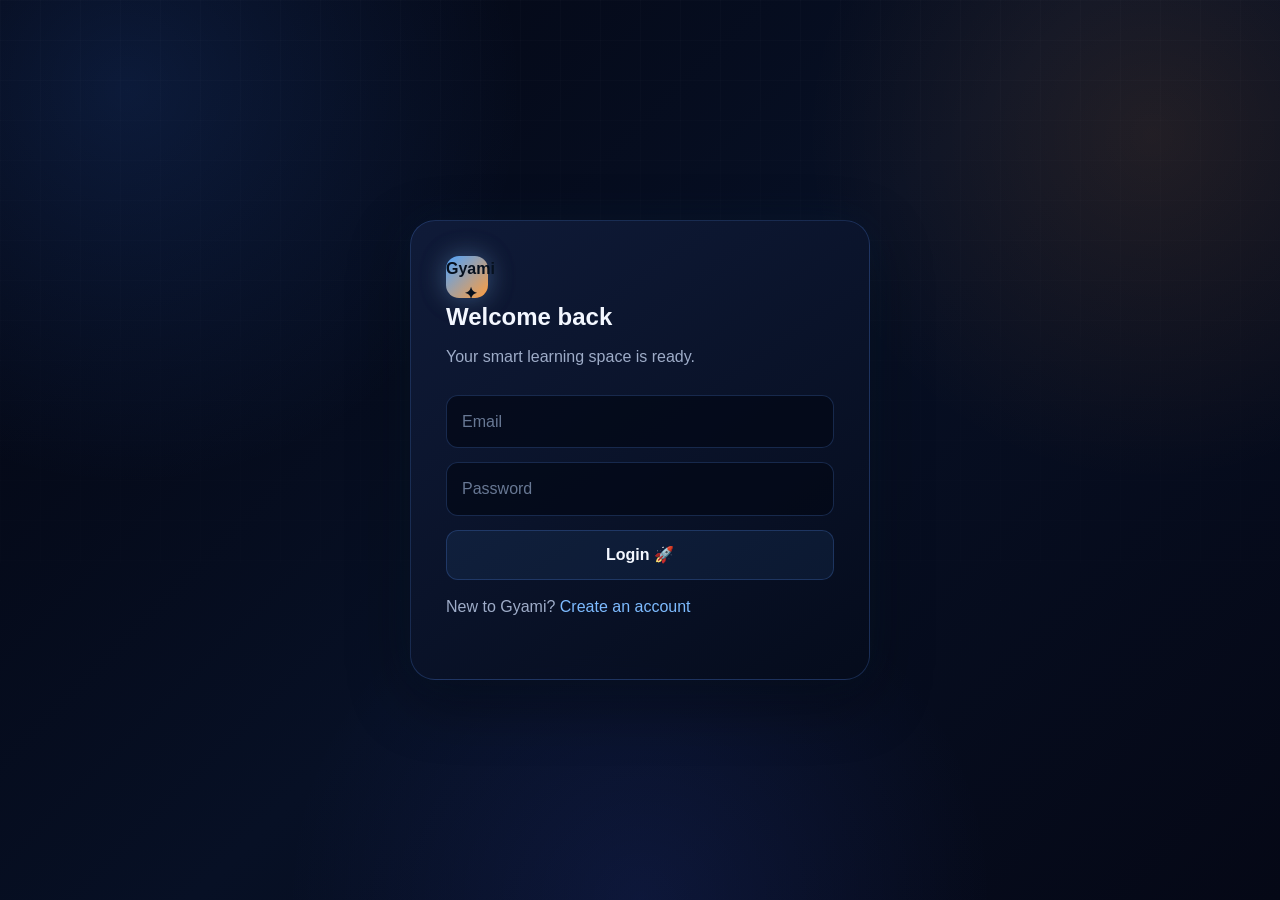
<file: index.html>
<!doctype html>
<html>
<head>
    <meta charset="UTF-8">
    <meta name="viewport" content="width=device-width,initial-scale=1">
    <title>Gyami | Login</title>
    <link rel="stylesheet" href="/css/style.css">
</head>

<body>
<main class="auth">
    <section class="card authbox">

        <div class="logo">Gyami<span>✦</span></div>

        <h1>Welcome back</h1>
        <p class="muted">Your smart learning space is ready.</p>

        <form class="form" id="loginForm">

            <input
                class="input"
                id="email"
                type="email"
                placeholder="Email"
                required
            >

            <input
                class="input"
                id="password"
                type="password"
                placeholder="Password"
                required
            >

            <button class="btn" id="loginButton" type="submit">
                Login 🚀
            </button>

            <div id="loginMessage" class="small"></div>

        </form>

        <p class="muted center">
            New to Gyami?
            <a href="/signup.html" style="color:#7dbbff">
                Create an account
            </a>
        </p>

    </section>
</main>

<script>
document.getElementById("loginForm").addEventListener("submit", async function(event) {

    event.preventDefault();

    const email = document.getElementById("email").value.trim();
    const password = document.getElementById("password").value;

    const button = document.getElementById("loginButton");
    const message = document.getElementById("loginMessage");

    button.disabled = true;
    button.textContent = "Logging in...";
    message.textContent = "";

    try {

        const response = await fetch("/api/login", {
            method: "POST",
            headers: {
                "Content-Type": "application/json"
            },
            body: JSON.stringify({
                email: email,
                password: password
            })
        });

        const data = await response.json();

        if (data.success) {

            localStorage.setItem(
                "gyamiUser",
                JSON.stringify(data.user)
            );

            message.style.color = "#86efac";
            message.textContent = "Login successful! Opening Gyami...";

            setTimeout(function() {
                window.location.href = "/dashboard.html";
            }, 500);

        } else {

            message.style.color = "#fca5a5";
            message.textContent = data.message || "Invalid email or password.";

            button.disabled = false;
            button.textContent = "Login 🚀";
        }

    } catch (error) {

        console.error(error);

        message.style.color = "#fca5a5";
        message.textContent = "Could not connect to Gyami backend.";

        button.disabled = false;
        button.textContent = "Login 🚀";
    }

});
</script>

</body>
</html>
</file>
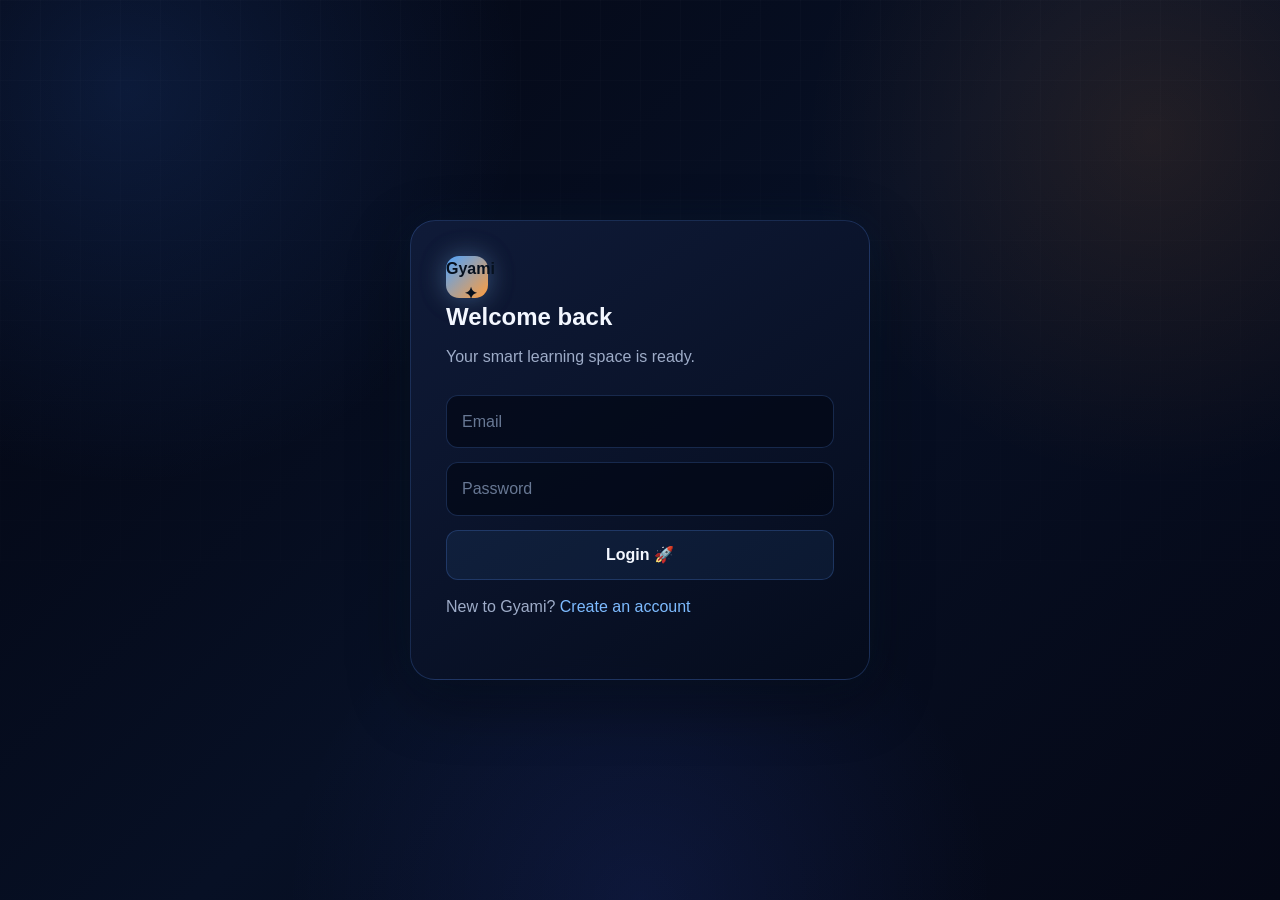
<file: ai.html>
```html
<!DOCTYPE html>
<html lang="en">
<head>
    <meta charset="UTF-8">
    <meta name="viewport" content="width=device-width, initial-scale=1.0">
    <title>AI Study Assistant | Gyami</title>
    <link rel="stylesheet" href="/css/style.css">

    <style>
        .ai-hero {
            position: relative;
            overflow: hidden;
            margin-bottom: 28px;
        }

        .ai-hero::after {
            content: "AI";
            position: absolute;
            right: 6%;
            top: -25px;
            font-size: 150px;
            font-weight: 900;
            letter-spacing: -8px;
            color: rgba(77, 163, 255, 0.05);
            pointer-events: none;
        }

        .ai-hero-content {
            position: relative;
            z-index: 1;
        }

        .ai-layout {
            display: grid;
            grid-template-columns: minmax(0, 1fr) 300px;
            gap: 24px;
            align-items: start;
        }

        .ai-main {
            min-width: 0;
        }

        .assistant-card {
            overflow: hidden;
            padding: 0;
        }

        .assistant-header {
            padding: 20px 22px;
            border-bottom: 1px solid rgba(91, 151, 255, 0.14);
            background:
                linear-gradient(
                    90deg,
                    rgba(77, 163, 255, 0.08),
                    rgba(255, 157, 61, 0.045)
                );
            display: flex;
            align-items: center;
            justify-content: space-between;
            gap: 15px;
        }

        .assistant-title {
            display: flex;
            align-items: center;
            gap: 13px;
        }

        .ai-avatar {
            width: 48px;
            height: 48px;
            border-radius: 15px;
            display: grid;
            place-items: center;
            font-size: 22px;
            background:
                linear-gradient(
                    135deg,
                    rgba(77, 163, 255, 0.2),
                    rgba(255, 157, 61, 0.14)
                );
            border: 1px solid rgba(77, 163, 255, 0.3);
            box-shadow: 0 0 25px rgba(77, 163, 255, 0.1);
        }

        .assistant-title h2 {
            margin: 0;
            font-size: 18px;
        }

        .assistant-title span {
            display: block;
            color: var(--success);
            font-size: 11px;
            margin-top: 2px;
        }

        .online-dot {
            width: 8px;
            height: 8px;
            border-radius: 50%;
            display: inline-block;
            background: var(--success);
            box-shadow: 0 0 12px rgba(84, 227, 155, 0.6);
            margin-right: 5px;
        }

        .chat-area {
            min-height: 450px;
            max-height: 560px;
            overflow-y: auto;
            padding: 24px;
            display: flex;
            flex-direction: column;
            gap: 15px;
            background:
                radial-gradient(
                    circle at 80% 20%,
                    rgba(77, 163, 255, 0.045),
                    transparent 30%
                );
        }

        .message {
            display: flex;
            gap: 10px;
            max-width: 85%;
        }

        .message.user {
            margin-left: auto;
            flex-direction: row-reverse;
        }

        .message-avatar {
            width: 34px;
            height: 34px;
            flex: 0 0 34px;
            display: grid;
            place-items: center;
            border-radius: 11px;
            font-size: 14px;
            border: 1px solid var(--border);
            background: rgba(77, 163, 255, 0.08);
        }

        .message.user .message-avatar {
            background: rgba(255, 157, 61, 0.08);
            border-color: rgba(255, 157, 61, 0.2);
        }

        .message-bubble {
            padding: 12px 15px;
            border-radius: 15px;
            background: rgba(18, 30, 62, 0.72);
            border: 1px solid rgba(91, 151, 255, 0.13);
            color: var(--text);
            font-size: 14px;
            line-height: 1.55;
        }

        .message.user .message-bubble {
            background:
                linear-gradient(
                    135deg,
                    rgba(77, 163, 255, 0.14),
                    rgba(255, 157, 61, 0.08)
                );
            border-color: rgba(77, 163, 255, 0.22);
        }

        .message-bubble strong {
            color: var(--blue2);
        }

        .chat-input-area {
            padding: 17px;
            border-top: 1px solid rgba(91, 151, 255, 0.14);
            background: rgba(5, 8, 22, 0.4);
        }

        .chat-form {
            display: flex;
            gap: 10px;
        }

        .chat-input {
            flex: 1;
            min-width: 0;
            padding: 13px 15px;
            border-radius: 13px;
            border: 1px solid var(--border);
            background: rgba(5, 8, 22, 0.72);
            color: var(--text);
            outline: none;
            font-family: inherit;
            font-size: 14px;
        }

        .chat-input:focus {
            border-color: rgba(77, 163, 255, 0.6);
            box-shadow: 0 0 22px rgba(77, 163, 255, 0.1);
        }

        .chat-input::placeholder {
            color: #71809d;
        }

        .send-btn {
            min-width: 95px;
            justify-content: center;
        }

        .suggestions {
            display: flex;
            gap: 8px;
            flex-wrap: wrap;
            margin-top: 11px;
        }

        .suggestion {
            border: 1px solid rgba(91, 151, 255, 0.16);
            background: rgba(77, 163, 255, 0.045);
            color: var(--muted);
            border-radius: 10px;
            padding: 7px 10px;
            cursor: pointer;
            font-family: inherit;
            font-size: 12px;
            transition: 0.2s ease;
        }

        .suggestion:hover {
            color: var(--text);
            border-color: rgba(77, 163, 255, 0.4);
            background: rgba(77, 163, 255, 0.09);
        }

        .side-panel {
            display: grid;
            gap: 18px;
        }

        .ai-feature {
            display: flex;
            gap: 12px;
            align-items: flex-start;
            padding: 13px 0;
            border-bottom: 1px solid rgba(91, 151, 255, 0.1);
        }

        .ai-feature:last-child {
            border-bottom: none;
            padding-bottom: 0;
        }

        .feature-icon {
            width: 36px;
            height: 36px;
            border-radius: 10px;
            display: grid;
            place-items: center;
            flex-shrink: 0;
            background: rgba(77, 163, 255, 0.08);
            border: 1px solid rgba(77, 163, 255, 0.15);
        }

        .ai-feature strong {
            display: block;
            font-size: 13px;
        }

        .ai-feature p {
            color: var(--muted);
            font-size: 12px;
            margin-top: 2px;
        }

        .ai-notice {
            border: 1px solid rgba(255, 157, 61, 0.18);
            background: rgba(255, 157, 61, 0.05);
        }

        .ai-notice strong {
            color: var(--orange2);
        }

        .ai-notice p {
            color: var(--muted);
            font-size: 12px;
            margin-top: 6px;
        }

        .typing {
            display: none;
            align-items: center;
            gap: 5px;
            color: var(--muted);
            font-size: 12px;
            padding-left: 45px;
        }

        .typing span {
            width: 5px;
            height: 5px;
            border-radius: 50%;
            background: var(--blue);
            animation: pulse 1s infinite;
        }

        .typing span:nth-child(2) {
            animation-delay: 0.15s;
        }

        .typing span:nth-child(3) {
            animation-delay: 0.3s;
        }

        @keyframes pulse {
            0%, 60%, 100% {
                opacity: 0.3;
                transform: translateY(0);
            }

            30% {
                opacity: 1;
                transform: translateY(-3px);
            }
        }

        @media (max-width: 850px) {
            .ai-layout {
                grid-template-columns: 1fr;
            }

            .chat-area {
                min-height: 400px;
            }
        }

        @media (max-width: 600px) {
            .message {
                max-width: 94%;
            }

            .chat-form {
                flex-direction: column;
            }

            .send-btn {
                width: 100%;
            }

            .assistant-header {
                padding: 16px;
            }

            .chat-area {
                padding: 16px;
            }
        }
    </style>
</head>

<body>

<header class="topbar">
    <div class="container navin">
        <a href="/dashboard.html" class="brand">
            <span class="logo">G</span>
            <span>Gyami</span>
        </a>

        <nav>
            <a href="/dashboard.html">Dashboard</a>
            <a href="/courses.html">Courses</a>
            <a href="/books.html">Books</a>
            <a href="/notes.html">Notes</a>
            <a href="/focus.html">Focus</a>
            <a href="/quiz.html">Quiz</a>
            <a href="/ai.html" class="active">AI</a>
            <a href="/progress.html">Progress</a>
        </nav>
    </div>
</header>

<main class="container">

    <section class="hero ai-hero">
        <div class="ai-hero-content">
            <span class="badge">✦ GYAMI AI</span>
            <h1>Your Smart Study Companion</h1>
            <p>
                Ask questions, get study guidance, understand concepts,
                and make your learning sessions more productive.
            </p>
        </div>
    </section>

    <section class="ai-layout">

        <div class="card assistant-card">

            <div class="assistant-header">

                <div class="assistant-title">
                    <div class="ai-avatar">🤖</div>

                    <div>
                        <h2>Gyami AI Assistant</h2>
                        <span>
                            <i class="online-dot"></i>
                            Ready to help
                        </span>
                    </div>
                </div>

                <span class="badge">STUDY MODE</span>

            </div>

            <div id="chatArea" class="chat-area">

                <div class="message">

                    <div class="message-avatar">🤖</div>

                    <div class="message-bubble">
                        <strong>Hi! I'm Gyami AI.</strong><br>
                        I can help you understand concepts,
                        revise topics, plan your study session,
                        or answer questions about your courses.
                        🚀
                    </div>

                </div>

                <div class="message">

                    <div class="message-avatar">💡</div>

                    <div class="message-bubble">
                        Try asking something like
                        <strong>"Explain Python lists"</strong>
                        or
                        <strong>"How should I prepare for my exam?"</strong>
                    </div>

                </div>

                <div id="typing" class="typing">
                    <span></span>
                    <span></span>
                    <span></span>
                    Thinking...
                </div>

            </div>

            <div class="chat-input-area">

                <form id="chatForm" class="chat-form">

                    <input
                        id="chatInput"
                        class="chat-input"
                        type="text"
                        placeholder="Ask Gyami AI something..."
                        autocomplete="off"
                        required
                    >

                    <button
                        type="submit"
                        class="primary-btn send-btn"
                    >
                        Send ✦
                    </button>

                </form>

                <div class="suggestions">

                    <button
                        type="button"
                        class="suggestion"
                        data-question="Explain Python lists simply"
                    >
                        🐍 Python lists
                    </button>

                    <button
                        type="button"
                        class="suggestion"
                        data-question="Explain databases simply"
                    >
                        🗄️ Databases
                    </button>

                    <button
                        type="button"
                        class="suggestion"
                        data-question="Give me a study plan"
                    >
                        📚 Study plan
                    </button>

                    <button
                        type="button"
                        class="suggestion"
                        data-question="Help me prepare for an exam"
                    >
                        🎯 Exam prep
                    </button>

                </div>

            </div>

        </div>

        <aside class="side-panel">

            <div class="card">

                <h3>AI Learning Tools</h3>

                <div class="ai-feature">
                    <div class="feature-icon">🧠</div>
                    <div>
                        <strong>Concept Help</strong>
                        <p>Break difficult topics into simpler ideas.</p>
                    </div>
                </div>

                <div class="ai-feature">
                    <div class="feature-icon">📖</div>
                    <div>
                        <strong>Study Support</strong>
                        <p>Get useful guidance for your learning sessions.</p>
                    </div>
                </div>

                <div class="ai-feature">
                    <div class="feature-icon">⚡</div>
                    <div>
                        <strong>Quick Answers</strong>
                        <p>Get concise explanations when you are stuck.</p>
                    </div>
                </div>

                <div class="ai-feature">
                    <div class="feature-icon">🎯</div>
                    <div>
                        <strong>Exam Preparation</strong>
                        <p>Use focused prompts for revision and practice.</p>
                    </div>
                </div>

            </div>

            <div class="card ai-notice">

                <strong>💡 Smart Learning Tip</strong>

                <p>
                    Instead of asking only for an answer, ask the AI
                    to explain the concept with an example. That helps
                    turn information into understanding.
                </p>

            </div>

        </aside>

    </section>

</main>

<script>
    const user = JSON.parse(
        localStorage.getItem("gyamiUser") || "null"
    );

    if (!user) {
        window.location.href = "/index.html";
    }

    const chatForm = document.getElementById("chatForm");
    const chatInput = document.getElementById("chatInput");
    const chatArea = document.getElementById("chatArea");
    const typing = document.getElementById("typing");

    function escapeHtml(value) {
        return String(value ?? "")
            .replace(/&/g, "&amp;")
            .replace(/</g, "&lt;")
            .replace(/>/g, "&gt;")
            .replace(/"/g, "&quot;")
            .replace(/'/g, "&#039;");
    }

    function addMessage(text, type = "ai") {

        const message = document.createElement("div");

        message.className =
            `message ${type === "user" ? "user" : ""}`;

        const avatar =
            type === "user" ? "👤" : "🤖";

        message.innerHTML = `
            <div class="message-avatar">
                ${avatar}
            </div>

            <div class="message-bubble">
                ${escapeHtml(text).replace(/\n/g, "<br>")}
            </div>
        `;

        chatArea.insertBefore(message, typing);

        chatArea.scrollTop = chatArea.scrollHeight;
    }

    function showTyping(show) {
        typing.style.display =
            show ? "flex" : "none";

        chatArea.scrollTop =
            chatArea.scrollHeight;
    }

    async function askAI(question) {

        if (!question.trim()) return;

        addMessage(question, "user");

        chatInput.value = "";
        chatInput.disabled = true;

        showTyping(true);

        try {

            const response = await fetch("/api/ai", {
                method: "POST",
                headers: {
                    "Content-Type": "application/json"
                },
                body: JSON.stringify({
                    user_id: user.id,
                    message: question
                })
            });

            const data = await response.json();

            if (!response.ok) {
                throw new Error(
                    data.detail ||
                    data.message ||
                    "AI request failed"
                );
            }

            const reply =
                data.response ||
                data.reply ||
                data.message ||
                "I couldn't generate a response right now.";

            showTyping(false);

            addMessage(reply, "ai");

        } catch (error) {

            console.error(error);

            showTyping(false);

            addMessage(
                "I couldn't connect to the study assistant right now. Please make sure the Gyami server is running and try again.",
                "ai"
            );

        } finally {

            chatInput.disabled = false;
            chatInput.focus();

        }
    }

    chatForm.addEventListener("submit", function(event) {

        event.preventDefault();

        askAI(chatInput.value);

    });

    document
        .querySelectorAll(".suggestion")
        .forEach(button => {

            button.addEventListener("click", () => {

                const question =
                    button.dataset.question;

                chatInput.value = question;
                chatInput.focus();

            });

        });
</script>

</body>
</html>
```
</file>
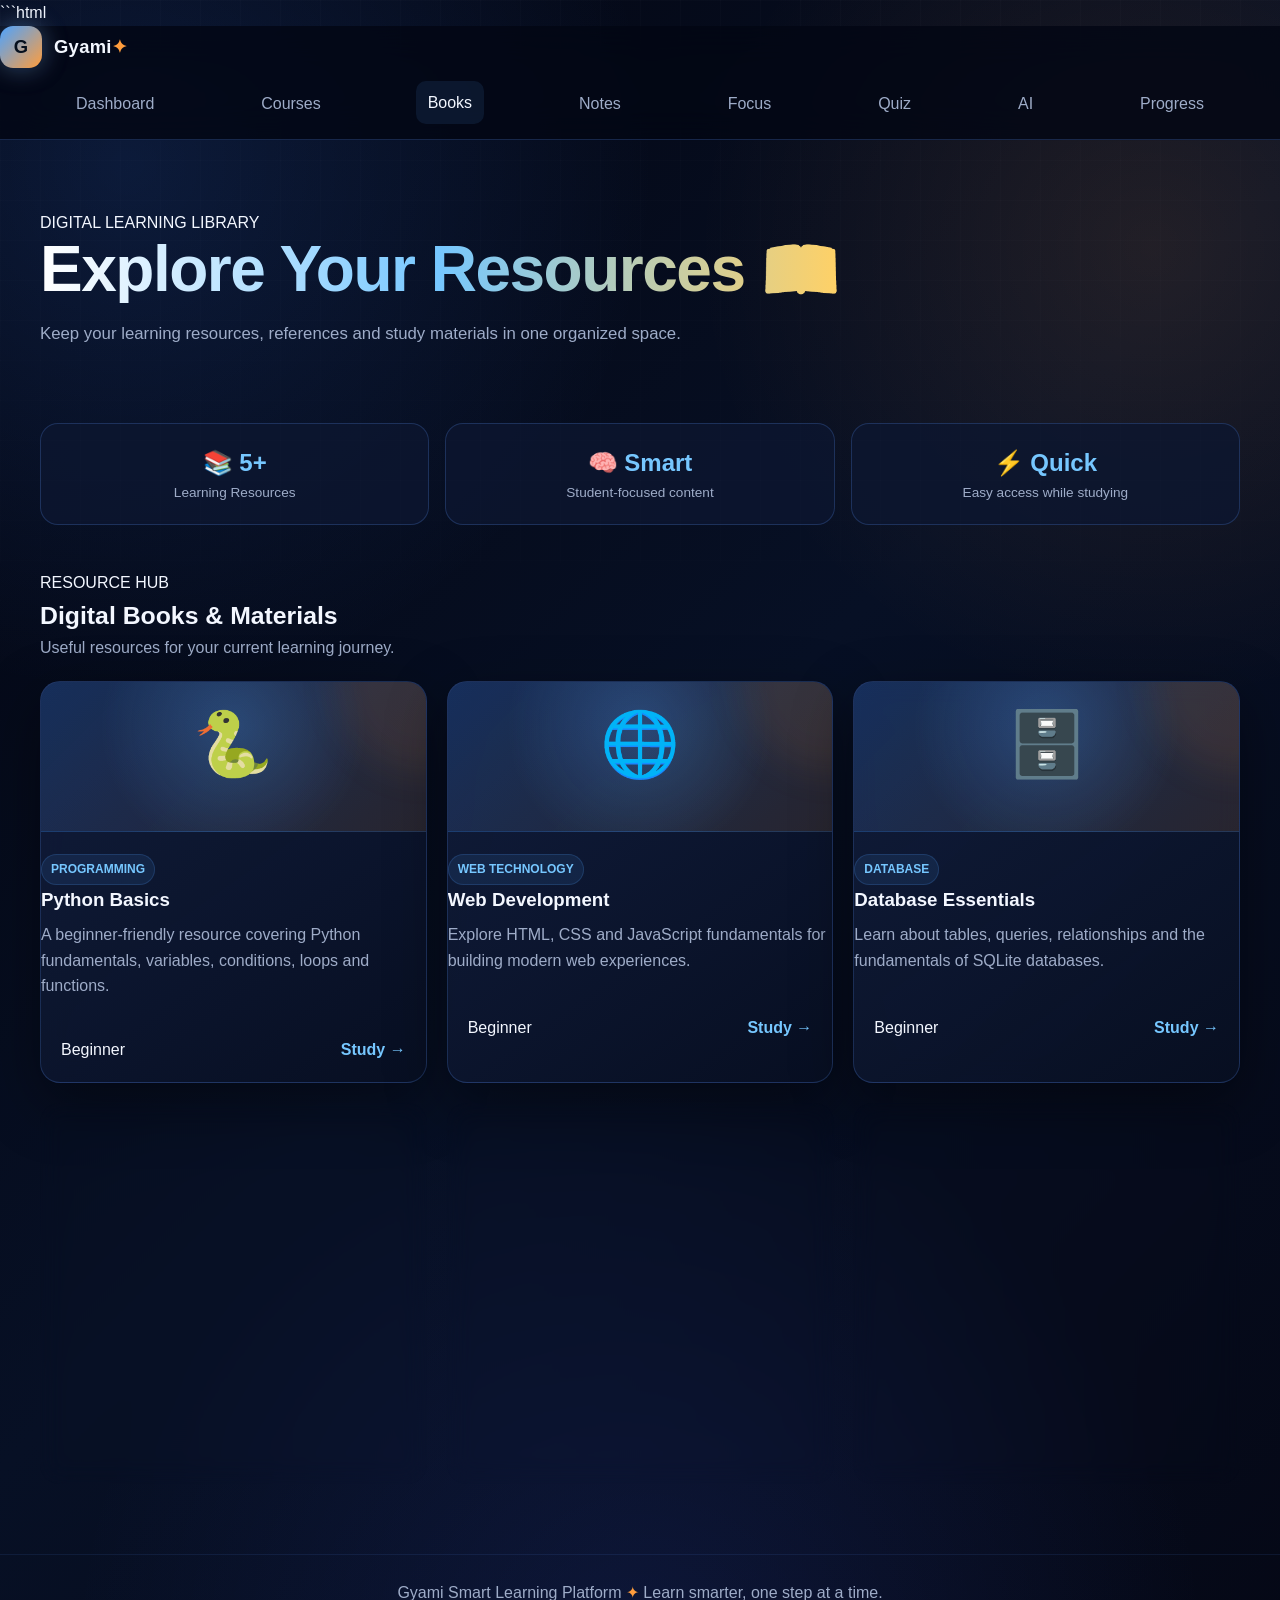
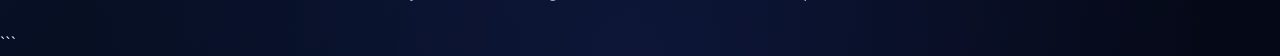
<file: books.html>
```html
<!DOCTYPE html>
<html lang="en">
<head>
    <meta charset="UTF-8">
    <meta name="viewport" content="width=device-width, initial-scale=1.0">
    <title>Gyami | Digital Books</title>

    <link rel="stylesheet" href="/css/style.css">

    <style>
        .books-hero {
            margin-bottom: 30px;
        }

        .library-grid {
            display: grid;
            grid-template-columns: repeat(3, 1fr);
            gap: 20px;
        }

        .book-card {
            position: relative;
            overflow: hidden;
            min-height: 300px;
        }

        .book-card::before {
            content: "";
            position: absolute;
            width: 180px;
            height: 180px;
            right: -90px;
            top: -90px;
            border-radius: 50%;
            background: rgba(255,157,61,.09);
            filter: blur(18px);
        }

        .book-cover {
            height: 120px;
            display: flex;
            align-items: center;
            justify-content: center;
            margin: -25px -25px 22px;
            background:
                radial-gradient(circle at 50% 40%,
                    rgba(77,163,255,.25),
                    transparent 55%),
                linear-gradient(
                    135deg,
                    rgba(35,135,255,.18),
                    rgba(255,157,61,.12)
                );
            border-bottom: 1px solid rgba(77,163,255,.15);
            font-size: 4rem;
        }

        .book-card h3 {
            position: relative;
            z-index: 1;
        }

        .book-card p {
            min-height: 55px;
            margin-bottom: 18px;
        }

        .book-footer {
            display: flex;
            justify-content: space-between;
            align-items: center;
            gap: 10px;
        }

        .resource-link {
            color: var(--blue2);
            font-weight: 700;
        }

        .resource-link:hover {
            color: var(--orange2);
        }

        .library-info {
            display: grid;
            grid-template-columns: repeat(3, 1fr);
            gap: 16px;
            margin-bottom: 30px;
        }

        .library-stat {
            padding: 20px;
            border: 1px solid var(--border);
            border-radius: 18px;
            background: var(--panel);
        }

        .library-stat strong {
            display: block;
            color: var(--blue2);
            font-size: 1.5rem;
        }

        .library-stat span {
            color: var(--muted);
            font-size: .85rem;
        }

        @media (max-width: 900px) {
            .library-grid {
                grid-template-columns: repeat(2, 1fr);
            }
        }

        @media (max-width: 600px) {
            .library-grid,
            .library-info {
                grid-template-columns: 1fr;
            }
        }
    </style>
</head>

<body>

<header class="topbar">

    <a href="/dashboard.html" class="brand">
        <span class="logo">G</span>
        <span>Gyami<span style="color:var(--orange)">✦</span></span>
    </a>

    <nav>
        <a href="/dashboard.html">Dashboard</a>
        <a href="/courses.html">Courses</a>
        <a href="/books.html" class="active">Books</a>
        <a href="/notes.html">Notes</a>
        <a href="/focus.html">Focus</a>
        <a href="/quiz.html">Quiz</a>
        <a href="/ai.html">AI</a>
        <a href="/progress.html">Progress</a>
    </nav>

</header>


<main class="container">

    <section class="hero books-hero">

        <div>
            <div class="eyebrow">DIGITAL LEARNING LIBRARY</div>

            <h1>Explore Your Resources 📖</h1>

            <p>
                Keep your learning resources, references and
                study materials in one organized space.
            </p>
        </div>

    </section>


    <section class="library-info">

        <div class="library-stat">
            <strong>📚 5+</strong>
            <span>Learning Resources</span>
        </div>

        <div class="library-stat">
            <strong>🧠 Smart</strong>
            <span>Student-focused content</span>
        </div>

        <div class="library-stat">
            <strong>⚡ Quick</strong>
            <span>Easy access while studying</span>
        </div>

    </section>


    <section>

        <div class="section-header">

            <div>
                <div class="eyebrow">RESOURCE HUB</div>
                <h2>Digital Books & Materials</h2>
                <p>
                    Useful resources for your current learning journey.
                </p>
            </div>

        </div>


        <div class="library-grid">

            <article class="book-card">

                <div class="book-cover">🐍</div>

                <span class="badge">PROGRAMMING</span>

                <h3>Python Basics</h3>

                <p>
                    A beginner-friendly resource covering
                    Python fundamentals, variables, conditions,
                    loops and functions.
                </p>

                <div class="book-footer">
                    <span class="small muted">Beginner</span>
                    <a href="/courses.html" class="resource-link">
                        Study →
                    </a>
                </div>

            </article>


            <article class="book-card">

                <div class="book-cover">🌐</div>

                <span class="badge">WEB TECHNOLOGY</span>

                <h3>Web Development</h3>

                <p>
                    Explore HTML, CSS and JavaScript fundamentals
                    for building modern web experiences.
                </p>

                <div class="book-footer">
                    <span class="small muted">Beginner</span>
                    <a href="/courses.html" class="resource-link">
                        Study →
                    </a>
                </div>

            </article>


            <article class="book-card">

                <div class="book-cover">🗄️</div>

                <span class="badge">DATABASE</span>

                <h3>Database Essentials</h3>

                <p>
                    Learn about tables, queries, relationships
                    and the fundamentals of SQLite databases.
                </p>

                <div class="book-footer">
                    <span class="small muted">Beginner</span>
                    <a href="/courses.html" class="resource-link">
                        Study →
                    </a>
                </div>

            </article>


            <article class="book-card">

                <div class="book-cover">🤖</div>

                <span class="badge">ARTIFICIAL INTELLIGENCE</span>

                <h3>Artificial Intelligence</h3>

                <p>
                    Understand AI concepts, responsible use and
                    practical everyday applications.
                </p>

                <div class="book-footer">
                    <span class="small muted">Foundation</span>
                    <a href="/courses.html" class="resource-link">
                        Study →
                    </a>
                </div>

            </article>


            <article class="book-card">

                <div class="book-cover">🌱</div>

                <span class="badge">INNOVATION</span>

                <h3>Environmental Sustainability</h3>

                <p>
                    Discover technology ideas that support
                    cleaner, smarter and more sustainable living.
                </p>

                <div class="book-footer">
                    <span class="small muted">Innovation</span>
                    <a href="/courses.html" class="resource-link">
                        Study →
                    </a>
                </div>

            </article>


            <article class="book-card">

                <div class="book-cover">🧠</div>

                <span class="badge">STUDY SKILLS</span>

                <h3>Smart Learning Guide</h3>

                <p>
                    Use Gyami's notes, focus sessions, quizzes
                    and AI tools to organize your study routine.
                </p>

                <div class="book-footer">
                    <span class="small muted">Study Tools</span>
                    <a href="/dashboard.html" class="resource-link">
                        Explore →
                    </a>
                </div>

            </article>

        </div>

    </section>

</main>


<footer style="
    text-align:center;
    padding:25px;
    color:var(--muted);
    border-top:1px solid rgba(91,151,255,.1);
">
    Gyami Smart Learning Platform
    <span style="color:var(--orange)">✦</span>
    Learn smarter, one step at a time.
</footer>

</body>
</html>
```
</file>
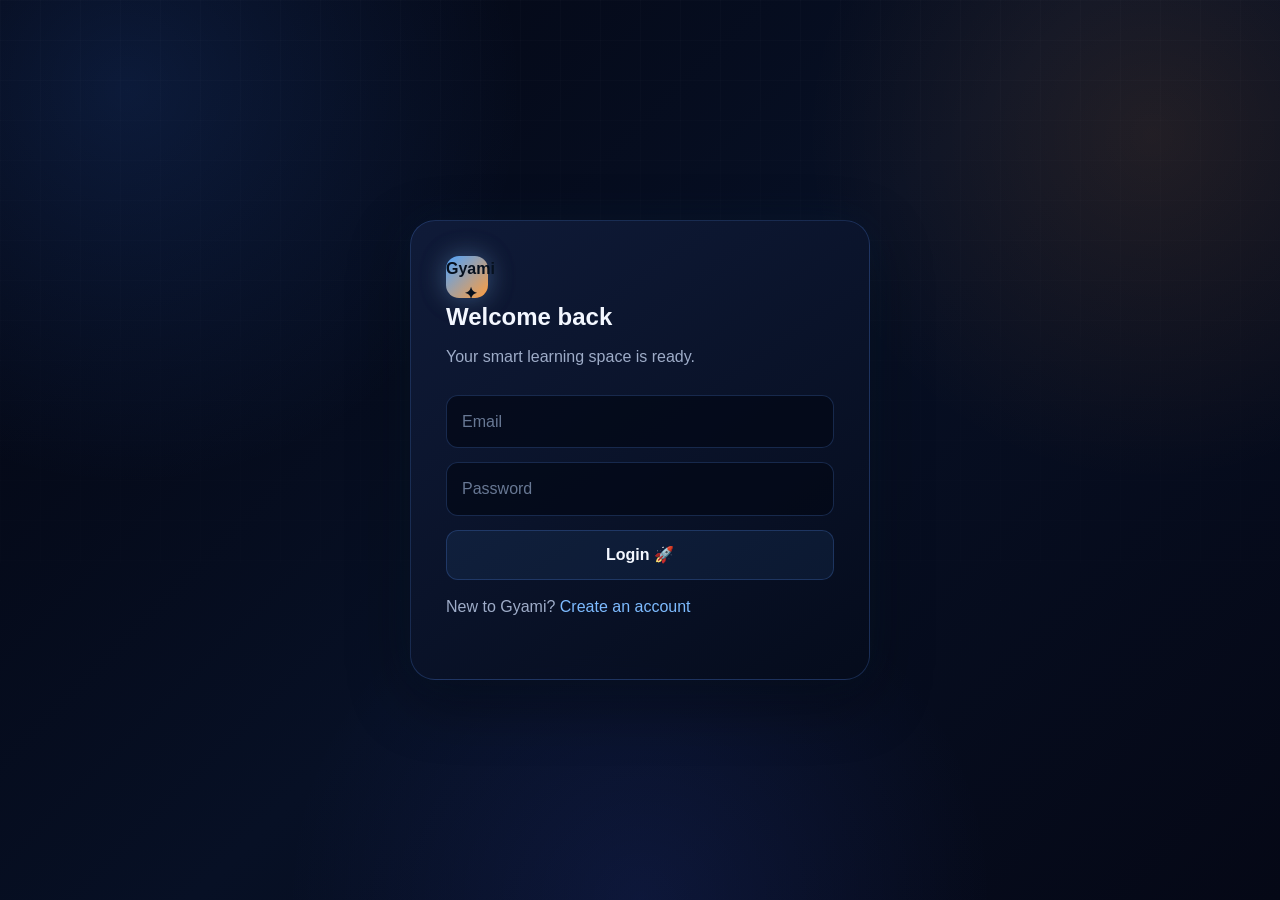
<file: courses.html>
```html
<!DOCTYPE html>
<html lang="en">
<head>
    <meta charset="UTF-8">
    <meta name="viewport" content="width=device-width, initial-scale=1.0">
    <title>Gyami | Courses</title>

    <link rel="stylesheet" href="/css/style.css">

    <style>
        .courses-hero {
            margin-bottom: 30px;
        }

        .course-card {
            position: relative;
            overflow: hidden;
        }

        .course-card::before {
            content: "";
            position: absolute;
            width: 150px;
            height: 150px;
            right: -70px;
            top: -70px;
            border-radius: 50%;
            background: rgba(77,163,255,.08);
            filter: blur(15px);
        }

        .course-heading {
            display: flex;
            justify-content: space-between;
            align-items: flex-start;
            gap: 15px;
            position: relative;
            z-index: 1;
        }

        .course-icon {
            width: 52px;
            height: 52px;
            flex-shrink: 0;
            display: flex;
            align-items: center;
            justify-content: center;
            border-radius: 15px;
            background: linear-gradient(
                135deg,
                rgba(77,163,255,.18),
                rgba(255,157,61,.14)
            );
            border: 1px solid rgba(77,163,255,.22);
            font-size: 1.7rem;
            box-shadow: 0 0 25px rgba(77,163,255,.1);
        }

        .course-description {
            min-height: 52px;
            margin: 12px 0 15px;
        }

        .course-footer {
            display: flex;
            justify-content: space-between;
            align-items: center;
            gap: 15px;
            margin-top: 8px;
        }

        .progress-label {
            color: var(--muted);
            font-size: .86rem;
        }

        .open-course {
            color: var(--blue2);
            font-weight: 700;
        }

        .open-course:hover {
            color: var(--orange2);
        }

        .category-section {
            margin-bottom: 35px;
        }

        .category-title {
            display: flex;
            align-items: center;
            gap: 12px;
            margin-bottom: 18px;
        }

        .category-line {
            height: 1px;
            flex: 1;
            background: linear-gradient(
                90deg,
                rgba(77,163,255,.25),
                transparent
            );
        }

        .empty-state {
            padding: 40px;
            text-align: center;
            border: 1px dashed rgba(91,151,255,.25);
            border-radius: 20px;
            background: rgba(8,16,36,.5);
        }

        @media (max-width: 600px) {
            .course-footer {
                align-items: flex-start;
                flex-direction: column;
            }
        }
    </style>
</head>

<body>

<header class="topbar">

    <a href="/dashboard.html" class="brand">
        <span class="logo">G</span>
        <span>Gyami<span style="color:var(--orange)">✦</span></span>
    </a>

    <nav>
        <a href="/dashboard.html">Dashboard</a>
        <a href="/courses.html" class="active">Courses</a>
        <a href="/books.html">Books</a>
        <a href="/notes.html">Notes</a>
        <a href="/focus.html">Focus</a>
        <a href="/quiz.html">Quiz</a>
        <a href="/ai.html">AI</a>
        <a href="/progress.html">Progress</a>
    </nav>

</header>


<main class="container">

    <!-- HERO -->

    <section class="hero courses-hero">

        <div>
            <div class="eyebrow">GYAMI LEARNING LIBRARY</div>

            <h1>Explore Your Courses 📚</h1>

            <p>
                Build your skills step by step with structured,
                beginner-friendly learning paths.
            </p>
        </div>

    </section>


    <!-- COURSE CONTENT -->

    <section>

        <div class="section-header">

            <div>
                <div class="eyebrow">YOUR CURRICULUM</div>
                <h2>Available Courses</h2>
                <p>Choose a course and continue building your knowledge.</p>
            </div>

        </div>

        <div id="courseSections">

            <div class="empty-state">
                Loading your courses...
            </div>

        </div>

    </section>

</main>


<footer style="
    text-align:center;
    padding:25px;
    color:var(--muted);
    border-top:1px solid rgba(91,151,255,.1);
">
    Gyami Smart Learning Platform
    <span style="color:var(--orange)">✦</span>
    Learn smarter, one step at a time.
</footer>


<script>

const user = JSON.parse(
    localStorage.getItem("gyamiUser") || "null"
);

if (!user) {
    window.location.href = "/index.html";
}


function getCourseIcon(category, title) {

    const text =
        ((category || "") + " " + (title || "")).toLowerCase();

    if (text.includes("python")) return "🐍";
    if (text.includes("web")) return "🌐";
    if (text.includes("database")) return "🗄️";
    if (text.includes("artificial") || text.includes("ai")) return "🤖";
    if (text.includes("environment")) return "🌱";

    return "📘";
}


async function loadCourses() {

    const container =
        document.getElementById("courseSections");

    try {

        const response =
            await fetch("/api/progress/" + user.id);

        const data =
            await response.json();

        const courses =
            data.courses || [];


        if (courses.length === 0) {

            container.innerHTML = `
                <div class="empty-state">
                    <div style="font-size:3rem;margin-bottom:15px;">
                        📚
                    </div>

                    <h3>No courses available</h3>

                    <p>
                        Courses will appear here once they are added
                        to your Gyami learning platform.
                    </p>
                </div>
            `;

            return;
        }


        /* GROUP COURSES BY CATEGORY */

        const grouped = {};

        courses.forEach(function(course) {

            const category =
                course.category || "General";

            if (!grouped[category]) {
                grouped[category] = [];
            }

            grouped[category].push(course);

        });


        container.innerHTML =
            Object.keys(grouped).map(function(category) {

                return `

                    <section class="category-section">

                        <div class="category-title">

                            <span class="badge">
                                ${escapeHtml(category)}
                            </span>

                            <div class="category-line"></div>

                        </div>

                        <div class="course-grid">

                            ${grouped[category].map(function(course) {

                                const progress =
                                    Number(course.progress || 0);

                                const icon =
                                    getCourseIcon(
                                        course.category,
                                        course.title
                                    );

                                return `

                                    <article class="course-card">

                                        <div class="course-heading">

                                            <div>

                                                <span class="badge">
                                                    ${escapeHtml(course.category || "Course")}
                                                </span>

                                                <h3 style="margin-top:12px;">
                                                    ${escapeHtml(course.title)}
                                                </h3>

                                            </div>

                                            <div class="course-icon">
                                                ${icon}
                                            </div>

                                        </div>


                                        <p class="course-description">

                                            ${escapeHtml(
                                                course.description ||
                                                "Continue learning and strengthen your skills."
                                            )}

                                        </p>


                                        <div class="progress-bar">

                                            <div
                                                class="progress-fill"
                                                style="width:${progress}%">
                                            </div>

                                        </div>


                                        <div class="course-footer">

                                            <span class="progress-label">
                                                ${progress}% complete
                                            </span>

                                            <a
                                                href="/courses.html"
                                                class="open-course">
                                                Continue →
                                            </a>

                                        </div>

                                    </article>

                                `;

                            }).join("")}

                        </div>

                    </section>

                `;

            }).join("");


    } catch (error) {

        console.error(error);

        container.innerHTML = `

            <div class="empty-state">

                <div style="font-size:2.5rem;">
                    ⚠️
                </div>

                <h3>Unable to load courses</h3>

                <p>
                    Please make sure the Gyami server is running
                    and refresh this page.
                </p>

            </div>

        `;

    }

}


function escapeHtml(value) {

    return String(value || "")
        .replace(/&/g, "&amp;")
        .replace(/</g, "&lt;")
        .replace(/>/g, "&gt;")
        .replace(/"/g, "&quot;")
        .replace(/'/g, "&#039;");

}


loadCourses();

</script>

</body>
</html>
```
</file>
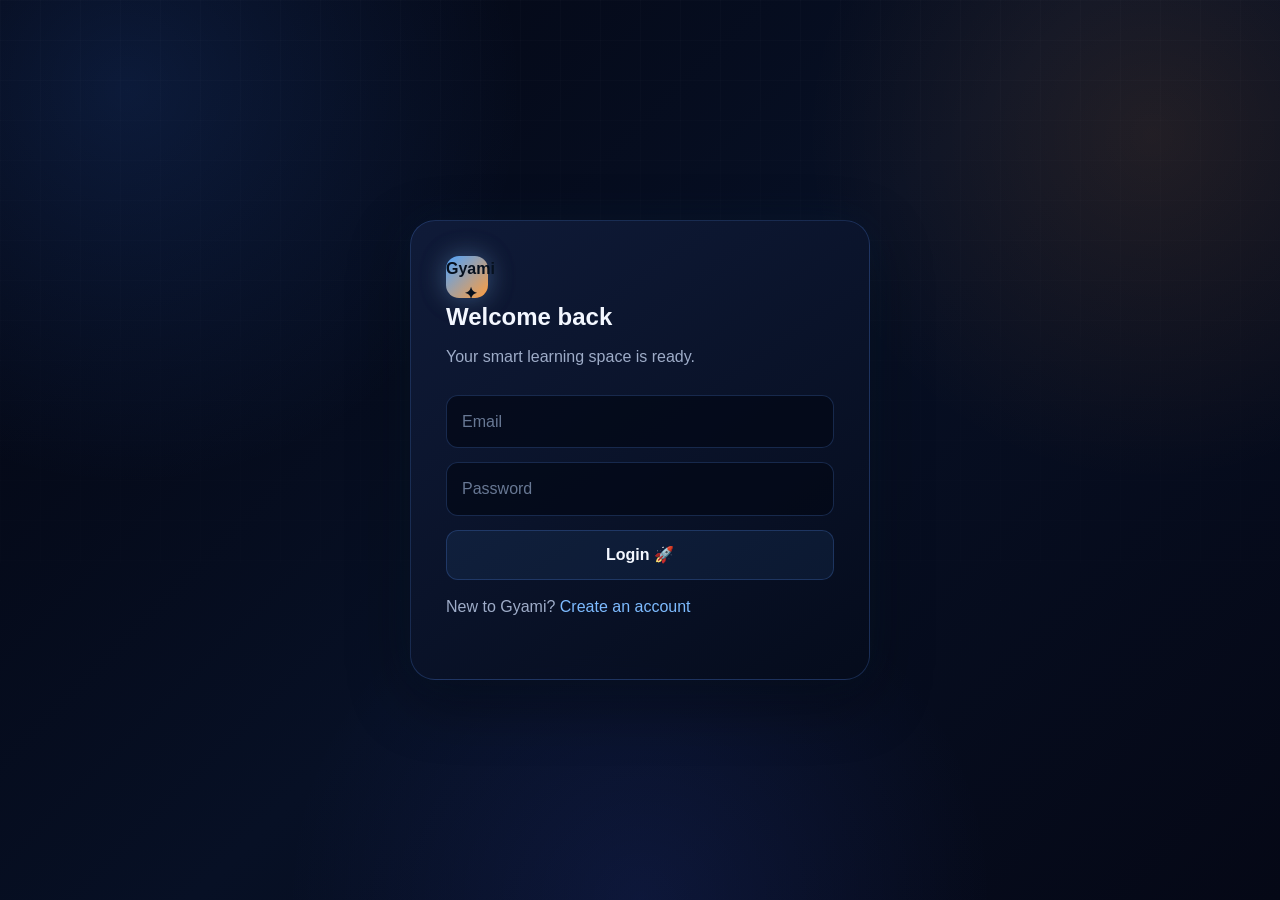
<file: dashboard.html>
```html
<!DOCTYPE html>
<html lang="en">
<head>
    <meta charset="UTF-8">
    <meta name="viewport" content="width=device-width, initial-scale=1.0">
    <title>Gyami | Dashboard</title>

    <link rel="stylesheet" href="/css/style.css">

    <style>
        /* Dashboard-specific layout */
        .dashboard-actions {
            display: flex;
            gap: 12px;
            flex-wrap: wrap;
            margin-top: 22px;
        }

        .hero-content {
            position: relative;
            z-index: 2;
            max-width: 720px;
        }

        .hero-visual {
            position: relative;
            z-index: 2;
            width: 230px;
            height: 230px;
            display: flex;
            align-items: center;
            justify-content: center;
            border-radius: 50%;
            background:
                radial-gradient(circle, rgba(77,163,255,.2), transparent 58%);
            border: 1px solid rgba(77,163,255,.2);
            box-shadow:
                0 0 60px rgba(77,163,255,.15),
                inset 0 0 40px rgba(255,157,61,.08);
        }

        .hero-visual::before {
            content: "";
            width: 145px;
            height: 145px;
            border-radius: 50%;
            border: 1px solid rgba(118,199,255,.35);
            box-shadow:
                0 0 25px rgba(77,163,255,.2),
                inset 0 0 25px rgba(77,163,255,.08);
        }

        .hero-icon {
            position: absolute;
            font-size: 4rem;
            filter: drop-shadow(0 0 18px rgba(77,163,255,.45));
        }

        .stat-icon {
            display: block;
            margin-bottom: 12px;
            font-size: 1.7rem;
        }

        .stat strong {
            font-size: 2rem;
        }

        .course-card .course-top {
            display: flex;
            align-items: flex-start;
            justify-content: space-between;
            gap: 15px;
        }

        .course-card .course-icon {
            font-size: 2rem;
        }

        .course-card p {
            margin-bottom: 8px;
        }

        .course-meta {
            display: flex;
            align-items: center;
            justify-content: space-between;
            gap: 12px;
            color: var(--muted);
            font-size: .88rem;
        }

        .task-list {
            display: grid;
            gap: 12px;
        }

        .task-item {
            display: flex;
            align-items: center;
            justify-content: space-between;
            gap: 15px;
            padding: 15px;
            border: 1px solid rgba(91,151,255,.14);
            border-radius: 14px;
            background: rgba(4,9,23,.45);
        }

        .task-item.done {
            opacity: .6;
        }

        .task-item.done .task-title {
            text-decoration: line-through;
        }

        .task-title {
            color: #e8efff;
            font-weight: 600;
        }

        .task-date {
            display: block;
            margin-top: 3px;
            color: var(--muted);
            font-size: .78rem;
        }

        .recommendation {
            height: 100%;
            padding: 28px;
        }

        .recommendation-icon {
            width: 52px;
            height: 52px;
            display: flex;
            align-items: center;
            justify-content: center;
            margin-bottom: 18px;
            border-radius: 15px;
            background: linear-gradient(
                135deg,
                rgba(77,163,255,.18),
                rgba(255,157,61,.15)
            );
            border: 1px solid rgba(77,163,255,.2);
            font-size: 1.6rem;
            box-shadow: 0 0 25px rgba(77,163,255,.1);
        }

        .quick-grid {
            display: grid;
            grid-template-columns: repeat(4, 1fr);
            gap: 16px;
        }

        .quick-card {
            display: block;
            padding: 22px;
            border: 1px solid var(--border);
            border-radius: 18px;
            background:
                linear-gradient(
                    145deg,
                    rgba(17,29,62,.85),
                    rgba(8,16,36,.92)
                );
            transition: .25s ease;
        }

        .quick-card:hover {
            transform: translateY(-4px);
            border-color: rgba(77,163,255,.45);
            box-shadow: 0 0 28px rgba(77,163,255,.08);
        }

        .quick-card span {
            display: block;
            margin-bottom: 10px;
            font-size: 1.8rem;
        }

        .quick-card h3 {
            color: white;
        }

        .student-space {
            display: flex;
            align-items: center;
            justify-content: space-between;
            gap: 20px;
        }

        .student-info {
            display: flex;
            align-items: center;
            gap: 15px;
        }

        .student-avatar {
            width: 52px;
            height: 52px;
            display: flex;
            align-items: center;
            justify-content: center;
            border-radius: 50%;
            background: linear-gradient(135deg, #2387ff, #6a61ff);
            color: white;
            font-size: 1.25rem;
            font-weight: 800;
            box-shadow: 0 0 25px rgba(77,163,255,.25);
        }

        .empty-state {
            padding: 30px;
            text-align: center;
            border: 1px dashed rgba(91,151,255,.2);
            border-radius: 16px;
            color: var(--muted);
        }

        @media (max-width: 900px) {
            .hero-visual {
                display: none;
            }

            .quick-grid {
                grid-template-columns: repeat(2, 1fr);
            }
        }

        @media (max-width: 560px) {
            .quick-grid {
                grid-template-columns: 1fr;
            }

            .student-space {
                align-items: flex-start;
                flex-direction: column;
            }

            .task-item {
                align-items: flex-start;
                flex-direction: column;
            }
        }
    </style>
</head>

<body>

<header class="topbar">

    <a href="/dashboard.html" class="brand">
        <span class="logo">G</span>
        <span>Gyami<span style="color:var(--orange)">✦</span></span>
    </a>

    <nav>
        <a href="/dashboard.html" class="active">Dashboard</a>
        <a href="/courses.html">Courses</a>
        <a href="/books.html">Books</a>
        <a href="/notes.html">Notes</a>
        <a href="/focus.html">Focus</a>
        <a href="/quiz.html">Quiz</a>
        <a href="/ai.html">AI</a>
        <a href="/progress.html">Progress</a>
    </nav>

</header>


<main class="container">

    <!-- HERO -->
    <section class="hero">

        <div class="hero-content">

            <div class="eyebrow">
                SMART LEARNING HUB
            </div>

            <h1>
                Welcome back,
                <span id="studentName">Student</span> 👋
            </h1>

            <p>
                Your intelligent study space for courses, notes,
                focused learning, quizzes and progress.
            </p>

            <div class="dashboard-actions">
                <a href="/courses.html" class="primary-btn">
                    📚 Continue Learning
                </a>

                <a href="/ai.html" class="btn">
                    ✨ Ask Gyami AI
                </a>
            </div>

        </div>

        <div class="hero-visual">
            <div class="hero-icon">🧠</div>
        </div>

    </section>


    <!-- STATS -->
    <section class="stats">

        <div class="stat">
            <span class="stat-icon">📚</span>
            <b id="courseCount">0</b>
            <span>Courses</span>
        </div>

        <div class="stat">
            <span class="stat-icon">📈</span>
            <b id="overallProgress">0%</b>
            <span>Overall Progress</span>
        </div>

        <div class="stat">
            <span class="stat-icon">⏱️</span>
            <b id="focusMinutes">0m</b>
            <span>Focus Time</span>
        </div>

        <div class="stat">
            <span class="stat-icon">📝</span>
            <b id="noteCount">0</b>
            <span>Notes</span>
        </div>

    </section>


    <!-- CONTINUE LEARNING -->
    <section style="margin-bottom:30px;">

        <div class="section-header">

            <div>
                <div class="eyebrow">YOUR LEARNING PATH</div>
                <h2>Continue Learning</h2>
                <p>Pick up where you left off.</p>
            </div>

            <a href="/courses.html" class="btn">
                View All →
            </a>

        </div>

        <div id="courses" class="course-grid">

            <div class="empty-state">
                Loading your courses...
            </div>

        </div>

    </section>


    <!-- TASKS + RECOMMENDATION -->
    <section class="grid-2" style="margin-bottom:30px;">

        <div class="card" style="padding:28px;">

            <div class="section-header">

                <div>
                    <div class="eyebrow">STAY ON TRACK</div>
                    <h2>Today's Tasks</h2>
                </div>

                <button class="btn" onclick="addTask()">
                    + Add Task
                </button>

            </div>

            <div id="tasks" class="task-list">

                <div class="empty-state">
                    Loading tasks...
                </div>

            </div>

        </div>


        <div class="card recommendation">

            <div class="recommendation-icon">
                ✨
            </div>

            <div class="eyebrow">
                SMART RECOMMENDATION
            </div>

            <h2>Study Suggestion</h2>

            <p id="recommendation">
                Loading your personalized recommendation...
            </p>

            <div class="ai-message">
                💡 <strong>Focus Tip</strong><br>
                A focused 25-minute session can be an easy way to begin studying without making the task feel overwhelming.
            </div>

        </div>

    </section>


    <!-- QUICK ACCESS -->
    <section style="margin-bottom:30px;">

        <div class="section-header">

            <div>
                <div class="eyebrow">GYAMI TOOLS</div>
                <h2>Quick Access</h2>
                <p>Everything you need for your study session.</p>
            </div>

        </div>

        <div class="quick-grid">

            <a href="/notes.html" class="quick-card">
                <span>📝</span>
                <h3>Notes</h3>
                <p>Create and manage your study notes.</p>
            </a>

            <a href="/focus.html" class="quick-card">
                <span>🎯</span>
                <h3>Focus Mode</h3>
                <p>Start a distraction-free study session.</p>
            </a>

            <a href="/quiz.html" class="quick-card">
                <span>🧩</span>
                <h3>Smart Quiz</h3>
                <p>Test what you have learned.</p>
            </a>

            <a href="/books.html" class="quick-card">
                <span>📖</span>
                <h3>Digital Books</h3>
                <p>Explore useful learning resources.</p>
            </a>

        </div>

    </section>


    <!-- STUDENT SPACE -->
    <section class="card" style="padding:28px;">

        <div class="student-space">

            <div class="student-info">

                <div class="student-avatar" id="avatar">
                    S
                </div>

                <div>
                    <div class="eyebrow" style="margin-bottom:3px;">
                        STUDENT SPACE
                    </div>

                    <h3 id="profileName">
                        Student
                    </h3>

                    <p class="small">
                        Logged in as
                        <span id="email"></span>
                    </p>
                </div>

            </div>

            <button class="logout" onclick="logout()">
                Logout
            </button>

        </div>

    </section>

</main>


<footer style="
    text-align:center;
    padding:25px;
    color:var(--muted);
    border-top:1px solid rgba(91,151,255,.1);
">
    Gyami Smart Learning Platform
    <span style="color:var(--orange)">✦</span>
    Learn smarter, one step at a time.
</footer>


<script>

const user = JSON.parse(
    localStorage.getItem("gyamiUser") || "null"
);

if (!user) {
    window.location.href = "/index.html";
}


/* USER INFORMATION */

document.getElementById("studentName").textContent =
    user.name || "Student";

document.getElementById("profileName").textContent =
    user.name || "Student";

document.getElementById("email").textContent =
    user.email || "";

const firstLetter =
    (user.name || "S").trim().charAt(0).toUpperCase();

document.getElementById("avatar").textContent =
    firstLetter;


/* LOAD DASHBOARD */

async function loadDashboard() {

    try {

        const progressResponse =
            await fetch("/api/progress/" + user.id);

        const progressData =
            await progressResponse.json();


        /* STATS */

        document.getElementById("courseCount").textContent =
            progressData.courses
                ? progressData.courses.length
                : 0;

        document.getElementById("overallProgress").textContent =
            (progressData.overall || 0) + "%";

        document.getElementById("focusMinutes").textContent =
            (progressData.focus_minutes || 0) + "m";

        document.getElementById("noteCount").textContent =
            progressData.notes || 0;


        /* COURSES */

        const coursesContainer =
            document.getElementById("courses");

        if (
            !progressData.courses ||
            progressData.courses.length === 0
        ) {

            coursesContainer.innerHTML = `
                <div class="empty-state">
                    No courses found yet.
                    <br><br>
                    <a href="/courses.html" class="btn">
                        Explore Courses →
                    </a>
                </div>
            `;

        } else {

            coursesContainer.innerHTML =
                progressData.courses.map(function(course) {

                    let icon = "📘";

                    const category =
                        (course.category || "").toLowerCase();

                    if (category.includes("python")) {
                        icon = "🐍";
                    } else if (category.includes("web")) {
                        icon = "🌐";
                    } else if (category.includes("database")) {
                        icon = "🗄️";
                    } else if (category.includes("artificial")) {
                        icon = "🤖";
                    } else if (category.includes("environment")) {
                        icon = "🌱";
                    }

                    const progress =
                        Number(course.progress || 0);

                    return `
                        <article class="course-card">

                            <div class="course-top">

                                <div>
                                    <span class="badge">
                                        ${course.category || "Course"}
                                    </span>

                                    <h3 style="margin-top:13px;">
                                        ${course.title}
                                    </h3>
                                </div>

                                <div class="course-icon">
                                    ${icon}
                                </div>

                            </div>

                            <p>
                                ${course.description || "Continue learning and build your skills."}
                            </p>

                            <div class="progress-bar">
                                <div
                                    class="progress-fill"
                                    style="width:${progress}%">
                                </div>
                            </div>

                            <div class="course-meta">

                                <span>
                                    ${progress}% complete
                                </span>

                                <a
                                    href="/courses.html"
                                    style="color:var(--blue2);font-weight:700;">
                                    Open →
                                </a>

                            </div>

                        </article>
                    `;

                }).join("");

        }


        /* RECOMMENDATION */

        const recommendation =
            document.getElementById("recommendation");

        const overall =
            Number(progressData.overall || 0);

        if (overall < 30) {

            recommendation.textContent =
                "Start with one beginner course and complete a small lesson today. Small progress is still progress.";

        } else if (overall < 70) {

            recommendation.textContent =
                "You are building momentum. Continue your current course before adding another one.";

        } else {

            recommendation.textContent =
                "Excellent progress. Use the quiz and focus tools to strengthen what you have learned.";

        }


        /* TASKS */

        const assignmentResponse =
            await fetch("/api/assignments/" + user.id);

        const assignmentData =
            await assignmentResponse.json();

        const tasksContainer =
            document.getElementById("tasks");


        if (
            !assignmentData.assignments ||
            assignmentData.assignments.length === 0
        ) {

            tasksContainer.innerHTML = `
                <div class="empty-state">
                    📋 No tasks yet.
                    <br>
                    Add your first study task above.
                </div>
            `;

        } else {

            tasksContainer.innerHTML =
                assignmentData.assignments.map(function(task) {

                    return `
                        <div class="task-item ${task.completed ? "done" : ""}">

                            <div>
                                <div class="task-title">
                                    ${escapeHtml(task.title)}
                                </div>

                                ${
                                    task.due_date
                                    ? `<span class="task-date">
                                        Due: ${escapeHtml(task.due_date)}
                                      </span>`
                                    : ""
                                }

                            </div>

                            <button
                                class="btn"
                                onclick="toggleTask(${task.id})">

                                ${task.completed ? "Undo" : "Done"}

                            </button>

                        </div>
                    `;

                }).join("");

        }

    } catch (error) {

        console.error("Dashboard loading error:", error);

        document.getElementById("courses").innerHTML = `
            <div class="empty-state">
                Unable to load dashboard data.
                Please make sure the Gyami server is running.
            </div>
        `;

    }

}


/* ADD TASK */

async function addTask() {

    const title =
        prompt("Enter your study task:");

    if (!title || !title.trim()) {
        return;
    }

    try {

        await fetch("/api/assignments", {

            method: "POST",

            headers: {
                "Content-Type": "application/json"
            },

            body: JSON.stringify({

                user_id: user.id,

                title: title.trim(),

                due_date: ""

            })

        });

        loadDashboard();

    } catch (error) {

        alert("Could not add the task.");

        console.error(error);

    }

}


/* TOGGLE TASK */

async function toggleTask(id) {

    try {

        await fetch(
            "/api/assignments/" + id,
            {
                method: "PATCH"
            }
        );

        loadDashboard();

    } catch (error) {

        console.error(error);

    }

}


/* SAFE TEXT */

function escapeHtml(value) {

    return String(value || "")
        .replace(/&/g, "&amp;")
        .replace(/</g, "&lt;")
        .replace(/>/g, "&gt;")
        .replace(/"/g, "&quot;")
        .replace(/'/g, "&#039;");

}


/* LOGOUT */

function logout() {

    localStorage.removeItem("gyamiUser");

    window.location.href = "/index.html";

}


/* START */

loadDashboard();

</script>

</body>
</html>
```
</file>
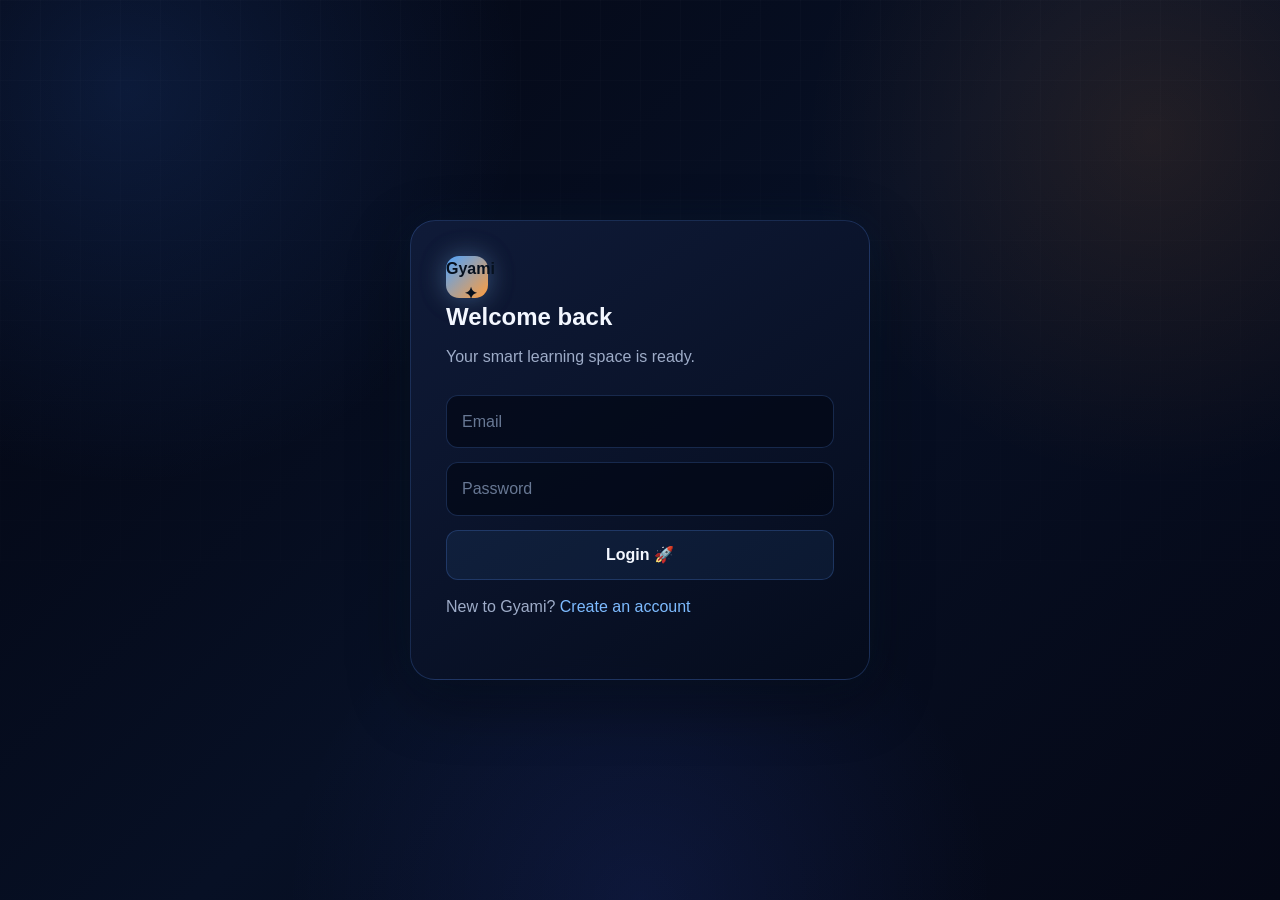
<file: focus.html>
```html
<!DOCTYPE html>
<html lang="en">
<head>
    <meta charset="UTF-8">
    <meta name="viewport" content="width=device-width, initial-scale=1.0">
    <title>Focus | Gyami Smart Learning</title>
    <link rel="stylesheet" href="/css/style.css">

    <style>
        .focus-hero {
            margin-bottom: 28px;
            position: relative;
            overflow: hidden;
        }

        .focus-hero::after {
            content: "◉";
            position: absolute;
            right: 7%;
            top: -35px;
            font-size: 170px;
            color: rgba(77, 163, 255, 0.06);
        }

        .focus-layout {
            display: grid;
            grid-template-columns: minmax(0, 1.35fr) minmax(280px, 0.65fr);
            gap: 24px;
            align-items: stretch;
        }

        .timer-card {
            text-align: center;
            padding: 42px 28px;
            position: relative;
            overflow: hidden;
        }

        .timer-card::before {
            content: "";
            position: absolute;
            width: 280px;
            height: 280px;
            border-radius: 50%;
            left: 50%;
            top: 48%;
            transform: translate(-50%, -50%);
            border: 1px solid rgba(77, 163, 255, 0.08);
            box-shadow:
                0 0 80px rgba(77, 163, 255, 0.08),
                inset 0 0 50px rgba(255, 157, 61, 0.03);
            pointer-events: none;
        }

        .timer-label {
            color: var(--muted);
            font-size: 13px;
            letter-spacing: 1.5px;
            text-transform: uppercase;
            position: relative;
            z-index: 1;
        }

        .timer {
            margin: 18px auto 24px;
            font-size: clamp(58px, 10vw, 100px);
            font-weight: 800;
            line-height: 1;
            letter-spacing: 3px;
            color: var(--text);
            text-shadow:
                0 0 24px rgba(77, 163, 255, 0.3),
                0 0 50px rgba(255, 157, 61, 0.08);
            position: relative;
            z-index: 1;
        }

        .timer-mode {
            color: var(--orange2);
            font-size: 14px;
            font-weight: 600;
            margin-bottom: 22px;
            position: relative;
            z-index: 1;
        }

        .timer-controls {
            display: flex;
            justify-content: center;
            gap: 12px;
            flex-wrap: wrap;
            position: relative;
            z-index: 1;
        }

        .timer-controls .btn,
        .timer-controls .primary-btn {
            min-width: 110px;
            justify-content: center;
        }

        .duration-row {
            margin: 26px auto 0;
            display: flex;
            justify-content: center;
            gap: 8px;
            flex-wrap: wrap;
            position: relative;
            z-index: 1;
        }

        .duration-btn {
            border: 1px solid var(--border);
            background: rgba(5, 8, 22, 0.55);
            color: var(--muted);
            padding: 8px 13px;
            border-radius: 10px;
            cursor: pointer;
            transition: 0.2s ease;
            font-family: inherit;
        }

        .duration-btn:hover,
        .duration-btn.active {
            color: var(--text);
            border-color: rgba(77, 163, 255, 0.5);
            background: rgba(77, 163, 255, 0.1);
            box-shadow: 0 0 18px rgba(77, 163, 255, 0.08);
        }

        .session-card h2 {
            margin-bottom: 7px;
        }

        .session-list {
            display: flex;
            flex-direction: column;
            gap: 12px;
            margin-top: 20px;
        }

        .session-item {
            display: flex;
            align-items: center;
            justify-content: space-between;
            gap: 15px;
            padding: 14px;
            border-radius: 13px;
            border: 1px solid rgba(91, 151, 255, 0.13);
            background: rgba(5, 8, 22, 0.42);
        }

        .session-icon {
            width: 38px;
            height: 38px;
            display: grid;
            place-items: center;
            border-radius: 11px;
            background: rgba(77, 163, 255, 0.1);
            border: 1px solid rgba(77, 163, 255, 0.16);
            flex-shrink: 0;
        }

        .session-info {
            flex: 1;
        }

        .session-info strong {
            display: block;
            font-size: 14px;
        }

        .session-info span {
            display: block;
            color: var(--muted);
            font-size: 12px;
            margin-top: 2px;
        }

        .session-minutes {
            color: var(--orange2);
            font-weight: 700;
            font-size: 13px;
        }

        .focus-stats {
            display: grid;
            grid-template-columns: repeat(3, 1fr);
            gap: 14px;
            margin-top: 24px;
        }

        .focus-stat {
            padding: 17px;
            border-radius: 15px;
            border: 1px solid var(--border);
            background: rgba(5, 8, 22, 0.45);
            text-align: center;
        }

        .focus-stat-value {
            font-size: 24px;
            font-weight: 800;
            color: var(--text);
        }

        .focus-stat-label {
            color: var(--muted);
            font-size: 11px;
            margin-top: 3px;
        }

        .focus-tip {
            margin-top: 24px;
            padding: 17px;
            border-radius: 14px;
            border: 1px solid rgba(255, 157, 61, 0.18);
            background: rgba(255, 157, 61, 0.055);
        }

        .focus-tip strong {
            color: var(--orange2);
        }

        .focus-tip p {
            margin-top: 5px;
            color: var(--muted);
            font-size: 13px;
        }

        .focus-message {
            min-height: 20px;
            margin-top: 16px;
            color: var(--success);
            font-size: 13px;
            position: relative;
            z-index: 1;
        }

        .empty-sessions {
            color: var(--muted);
            font-size: 13px;
            padding: 20px 0;
            text-align: center;
        }

        @media (max-width: 850px) {
            .focus-layout {
                grid-template-columns: 1fr;
            }
        }

        @media (max-width: 600px) {
            .focus-stats {
                grid-template-columns: 1fr;
            }

            .timer-card {
                padding: 32px 18px;
            }
        }
    </style>
</head>

<body>

<header class="topbar">
    <div class="container navin">
        <a href="/dashboard.html" class="brand">
            <span class="logo">G</span>
            <span>Gyami</span>
        </a>

        <nav>
            <a href="/dashboard.html">Dashboard</a>
            <a href="/courses.html">Courses</a>
            <a href="/books.html">Books</a>
            <a href="/notes.html">Notes</a>
            <a href="/focus.html" class="active">Focus</a>
            <a href="/quiz.html">Quiz</a>
            <a href="/ai.html">AI</a>
            <a href="/progress.html">Progress</a>
        </nav>
    </div>
</header>

<main class="container">

    <section class="hero focus-hero">
        <span class="badge">◉ DEEP WORK MODE</span>
        <h1>Focus Zone</h1>
        <p>
            Put distractions aside, choose your study duration,
            and give one task your full attention.
        </p>
    </section>

    <section class="focus-layout">

        <!-- TIMER -->
        <div class="card timer-card">

            <div class="timer-label">Current focus session</div>

            <div id="timer" class="timer">25:00</div>

            <div id="timerMode" class="timer-mode">
                Ready to focus
            </div>

            <div class="timer-controls">

                <button id="startBtn" class="primary-btn">
                    ▶ Start
                </button>

                <button id="pauseBtn" class="btn">
                    ❚❚ Pause
                </button>

                <button id="resetBtn" class="btn">
                    ↻ Reset
                </button>

            </div>

            <div class="duration-row">
                <button class="duration-btn active" data-minutes="25">
                    25 min
                </button>

                <button class="duration-btn" data-minutes="45">
                    45 min
                </button>

                <button class="duration-btn" data-minutes="60">
                    60 min
                </button>
            </div>

            <div id="focusMessage" class="focus-message"></div>

        </div>

        <!-- SESSION INFO -->
        <div class="card session-card">

            <h2>Today's Focus</h2>

            <p class="section-subtitle">
                Your saved focus sessions appear here.
            </p>

            <div class="focus-stats">
                <div class="focus-stat">
                    <div id="todayMinutes" class="focus-stat-value">0</div>
                    <div class="focus-stat-label">Minutes</div>
                </div>

                <div class="focus-stat">
                    <div id="sessionCount" class="focus-stat-value">0</div>
                    <div class="focus-stat-label">Sessions</div>
                </div>

                <div class="focus-stat">
                    <div id="totalMinutes" class="focus-stat-value">0</div>
                    <div class="focus-stat-label">Total Minutes</div>
                </div>
            </div>

            <div class="focus-tip">
                <strong>💡 Focus tip</strong>
                <p>
                    Choose one small goal before starting.
                    A clear target makes it easier to stay focused.
                </p>
            </div>

            <div id="sessionList" class="session-list">
                <div class="empty-sessions">
                    Loading sessions...
                </div>
            </div>

        </div>

    </section>

</main>

<script>
    const user = JSON.parse(localStorage.getItem("gyamiUser") || "null");

    if (!user) {
        window.location.href = "/index.html";
    }

    let selectedMinutes = 25;
    let remainingSeconds = selectedMinutes * 60;
    let timerInterval = null;
    let isRunning = false;

    const timer = document.getElementById("timer");
    const timerMode = document.getElementById("timerMode");
    const startBtn = document.getElementById("startBtn");
    const pauseBtn = document.getElementById("pauseBtn");
    const resetBtn = document.getElementById("resetBtn");
    const focusMessage = document.getElementById("focusMessage");

    function updateTimer() {
        const minutes = Math.floor(remainingSeconds / 60);
        const seconds = remainingSeconds % 60;

        timer.textContent =
            `${String(minutes).padStart(2, "0")}:${String(seconds).padStart(2, "0")}`;
    }

    function startTimer() {
        if (isRunning) return;

        if (remainingSeconds <= 0) {
            remainingSeconds = selectedMinutes * 60;
            updateTimer();
        }

        isRunning = true;
        timerMode.textContent = "Focus session in progress";
        startBtn.textContent = "● Running";

        timerInterval = setInterval(() => {

            if (remainingSeconds > 0) {
                remainingSeconds--;
                updateTimer();
            }

            if (remainingSeconds <= 0) {
                completeSession();
            }

        }, 1000);
    }

    function pauseTimer() {
        if (!isRunning) return;

        clearInterval(timerInterval);
        timerInterval = null;
        isRunning = false;

        timerMode.textContent = "Session paused";
        startBtn.textContent = "▶ Resume";
    }

    function resetTimer() {
        clearInterval(timerInterval);
        timerInterval = null;

        isRunning = false;
        remainingSeconds = selectedMinutes * 60;

        updateTimer();

        timerMode.textContent = "Ready to focus";
        startBtn.textContent = "▶ Start";
        focusMessage.textContent = "";
    }

    async function completeSession() {
        clearInterval(timerInterval);
        timerInterval = null;
        isRunning = false;

        remainingSeconds = 0;
        updateTimer();

        timerMode.textContent = "🎉 Focus session complete!";
        startBtn.textContent = "▶ Start";

        focusMessage.textContent =
            `${selectedMinutes} minutes added to your focus history.`;

        await saveSession(selectedMinutes);
        await loadSessions();
    }

    async function saveSession(minutes) {
        try {
            const response = await fetch("/api/focus", {
                method: "POST",
                headers: {
                    "Content-Type": "application/json"
                },
                body: JSON.stringify({
                    user_id: user.id,
                    minutes: minutes
                })
            });

            if (!response.ok) {
                throw new Error("Could not save focus session");
            }

        } catch (error) {
            console.error(error);

            focusMessage.textContent =
                "Session finished, but it could not be saved.";
            focusMessage.style.color = "var(--danger)";
        }
    }

    document.querySelectorAll(".duration-btn").forEach(button => {

        button.addEventListener("click", () => {

            if (isRunning) return;

            document
                .querySelectorAll(".duration-btn")
                .forEach(btn => btn.classList.remove("active"));

            button.classList.add("active");

            selectedMinutes = Number(button.dataset.minutes);
            remainingSeconds = selectedMinutes * 60;

            updateTimer();

            timerMode.textContent = "Ready to focus";
            startBtn.textContent = "▶ Start";
            focusMessage.textContent = "";
        });

    });

    startBtn.addEventListener("click", startTimer);
    pauseBtn.addEventListener("click", pauseTimer);
    resetBtn.addEventListener("click", resetTimer);

    async function loadSessions() {

        const sessionList = document.getElementById("sessionList");

        try {
            const response = await fetch(`/api/focus/${user.id}`);
            const data = await response.json();

            const sessions = Array.isArray(data)
                ? data
                : (data.sessions || []);

            const today = new Date().toDateString();

            let todayMinutes = 0;

            sessions.forEach(session => {
                const sessionDate = session.created_at || session.created;

                if (sessionDate) {
                    const date = new Date(sessionDate);

                    if (!Number.isNaN(date.getTime()) &&
                        date.toDateString() === today) {
                        todayMinutes += Number(session.minutes || 0);
                    }
                }
            });

            const totalMinutes = sessions.reduce(
                (total, session) =>
                    total + Number(session.minutes || 0),
                0
            );

            document.getElementById("todayMinutes").textContent =
                todayMinutes;

            document.getElementById("sessionCount").textContent =
                sessions.length;

            document.getElementById("totalMinutes").textContent =
                totalMinutes;

            if (!sessions.length) {
                sessionList.innerHTML = `
                    <div class="empty-sessions">
                        No focus sessions yet. Start your first one! 🚀
                    </div>
                `;
                return;
            }

            const recentSessions = sessions.slice(0, 5);

            sessionList.innerHTML = recentSessions.map(session => {

                const dateValue =
                    session.created_at || session.created;

                let dateText = "Recently";

                if (dateValue) {
                    const date = new Date(dateValue);

                    if (!Number.isNaN(date.getTime())) {
                        dateText = date.toLocaleDateString([], {
                            day: "numeric",
                            month: "short"
                        });
                    }
                }

                return `
                    <div class="session-item">

                        <div class="session-icon">⏱️</div>

                        <div class="session-info">
                            <strong>Focus Session</strong>
                            <span>${dateText}</span>
                        </div>

                        <div class="session-minutes">
                            ${Number(session.minutes || 0)} min
                        </div>

                    </div>
                `;
            }).join("");

        } catch (error) {

            console.error(error);

            sessionList.innerHTML = `
                <div class="empty-sessions">
                    Could not load focus history.
                </div>
            `;
        }
    }

    updateTimer();
    loadSessions();
</script>

</body>
</html>
```
</file>
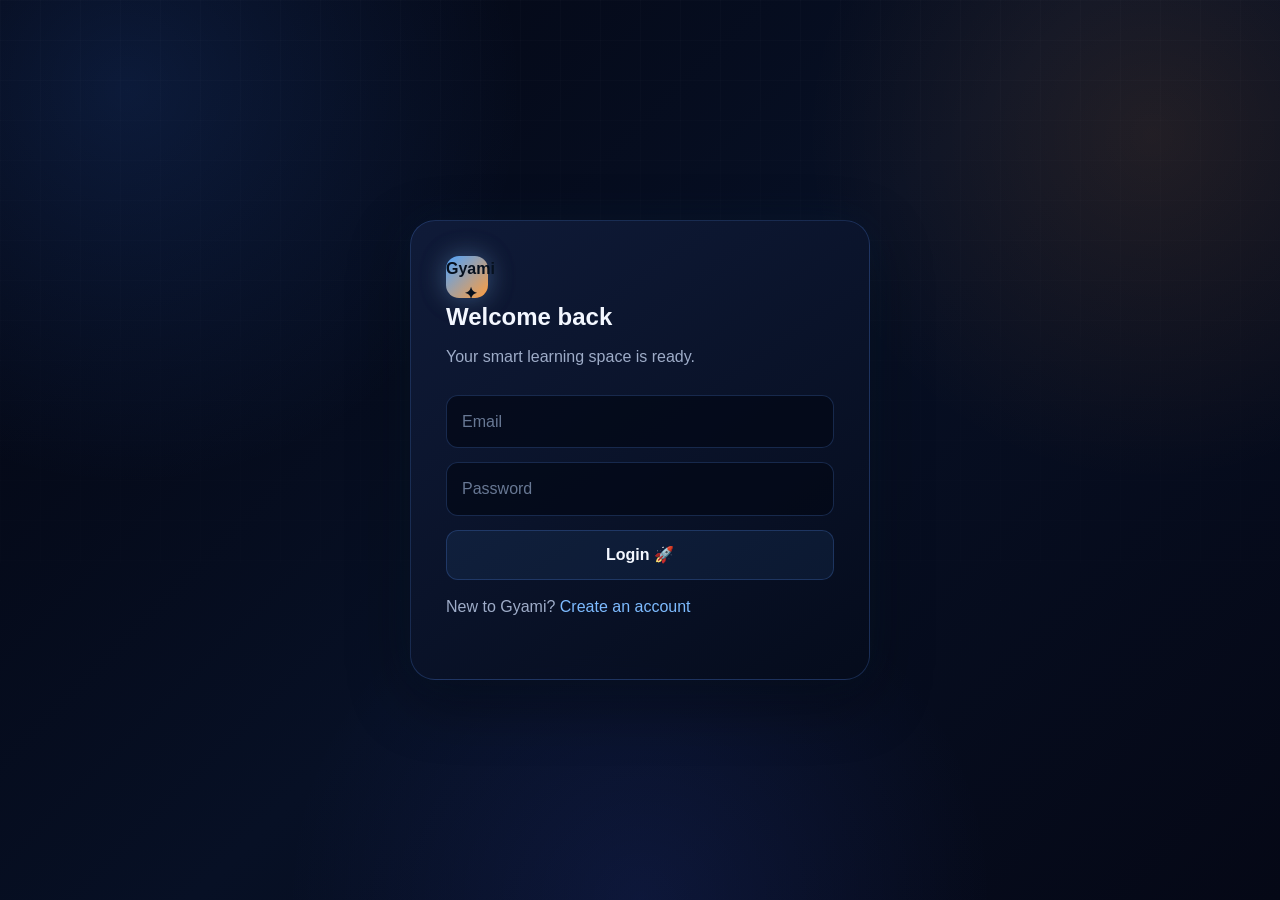
<file: notes.html>
```html
<!DOCTYPE html>
<html lang="en">
<head>
    <meta charset="UTF-8">
    <meta name="viewport" content="width=device-width, initial-scale=1.0">
    <title>Notes | Gyami Smart Learning</title>
    <link rel="stylesheet" href="/css/style.css">

    <style>
        .notes-hero {
            margin-bottom: 28px;
            position: relative;
            overflow: hidden;
        }

        .notes-hero::after {
            content: "✦";
            position: absolute;
            right: 8%;
            top: 15px;
            font-size: 110px;
            color: rgba(77, 163, 255, 0.07);
            pointer-events: none;
        }

        .notes-hero-content {
            position: relative;
            z-index: 1;
        }

        .notes-hero h1 {
            margin-bottom: 10px;
        }

        .notes-hero p {
            max-width: 700px;
            color: var(--muted);
        }

        .notes-layout {
            display: grid;
            grid-template-columns: minmax(280px, 380px) 1fr;
            gap: 24px;
            align-items: start;
        }

        .note-editor {
            position: sticky;
            top: 90px;
        }

        .note-editor h2,
        .notes-list h2 {
            margin-bottom: 6px;
        }

        .section-subtitle {
            color: var(--muted);
            font-size: 14px;
            margin-bottom: 20px;
        }

        .notes-form {
            display: flex;
            flex-direction: column;
            gap: 14px;
        }

        .notes-form textarea {
            width: 100%;
            min-height: 190px;
            resize: vertical;
            padding: 14px 16px;
            border-radius: 14px;
            border: 1px solid var(--border);
            background: rgba(5, 8, 22, 0.65);
            color: var(--text);
            outline: none;
            font-family: inherit;
            font-size: 14px;
            line-height: 1.6;
            transition: 0.25s ease;
        }

        .notes-form textarea:focus,
        .notes-form input:focus {
            border-color: rgba(77, 163, 255, 0.65);
            box-shadow: 0 0 22px rgba(77, 163, 255, 0.12);
        }

        .notes-form input {
            width: 100%;
            padding: 13px 15px;
            border-radius: 12px;
            border: 1px solid var(--border);
            background: rgba(5, 8, 22, 0.65);
            color: var(--text);
            outline: none;
            font-family: inherit;
        }

        .notes-form input::placeholder,
        .notes-form textarea::placeholder {
            color: #71809d;
        }

        .save-note {
            width: 100%;
            justify-content: center;
        }

        .form-message {
            min-height: 20px;
            font-size: 13px;
            color: var(--success);
        }

        .notes-toolbar {
            display: flex;
            align-items: center;
            justify-content: space-between;
            gap: 15px;
            margin-bottom: 18px;
        }

        .notes-count {
            color: var(--muted);
            font-size: 13px;
        }

        .notes-grid {
            display: grid;
            grid-template-columns: repeat(2, minmax(0, 1fr));
            gap: 18px;
        }

        .note-card {
            position: relative;
            min-height: 210px;
            display: flex;
            flex-direction: column;
            overflow: hidden;
        }

        .note-card::before {
            content: "";
            position: absolute;
            width: 130px;
            height: 130px;
            border-radius: 50%;
            right: -70px;
            top: -70px;
            background: rgba(77, 163, 255, 0.09);
            filter: blur(3px);
        }

        .note-top {
            display: flex;
            justify-content: space-between;
            align-items: flex-start;
            gap: 12px;
            position: relative;
            z-index: 1;
        }

        .note-icon {
            width: 42px;
            height: 42px;
            border-radius: 13px;
            display: grid;
            place-items: center;
            background: linear-gradient(
                135deg,
                rgba(77, 163, 255, 0.18),
                rgba(255, 157, 61, 0.12)
            );
            border: 1px solid var(--border);
            font-size: 20px;
            box-shadow: 0 0 20px rgba(77, 163, 255, 0.08);
        }

        .delete-note {
            border: 1px solid rgba(255, 107, 129, 0.2);
            background: rgba(255, 107, 129, 0.06);
            color: var(--danger);
            width: 34px;
            height: 34px;
            border-radius: 10px;
            cursor: pointer;
            transition: 0.2s ease;
        }

        .delete-note:hover {
            background: rgba(255, 107, 129, 0.14);
            transform: translateY(-1px);
        }

        .note-title {
            margin-top: 18px;
            font-size: 18px;
            font-weight: 700;
            position: relative;
            z-index: 1;
        }

        .note-content {
            margin-top: 8px;
            color: var(--muted);
            font-size: 14px;
            white-space: pre-wrap;
            word-break: break-word;
            position: relative;
            z-index: 1;
            flex: 1;
        }

        .note-date {
            margin-top: 18px;
            padding-top: 12px;
            border-top: 1px solid rgba(91, 151, 255, 0.12);
            color: #72809c;
            font-size: 12px;
            position: relative;
            z-index: 1;
        }

        .empty-notes {
            grid-column: 1 / -1;
            text-align: center;
            padding: 50px 25px;
        }

        .empty-notes .empty-icon {
            font-size: 42px;
            margin-bottom: 10px;
        }

        .empty-notes p {
            color: var(--muted);
            margin-top: 6px;
        }

        @media (max-width: 900px) {
            .notes-layout {
                grid-template-columns: 1fr;
            }

            .note-editor {
                position: static;
            }
        }

        @media (max-width: 650px) {
            .notes-grid {
                grid-template-columns: 1fr;
            }

            .notes-toolbar {
                align-items: flex-start;
                flex-direction: column;
            }
        }
    </style>
</head>

<body>

<header class="topbar">
    <div class="container navin">
        <a href="/dashboard.html" class="brand">
            <span class="logo">G</span>
            <span>Gyami</span>
        </a>

        <nav>
            <a href="/dashboard.html">Dashboard</a>
            <a href="/courses.html">Courses</a>
            <a href="/books.html">Books</a>
            <a href="/notes.html" class="active">Notes</a>
            <a href="/focus.html">Focus</a>
            <a href="/quiz.html">Quiz</a>
            <a href="/ai.html">AI</a>
            <a href="/progress.html">Progress</a>
        </nav>
    </div>
</header>

<main class="container">

    <section class="hero notes-hero">
        <div class="notes-hero-content">
            <span class="badge">✦ PERSONAL KNOWLEDGE SPACE</span>
            <h1>My Notes</h1>
            <p>
                Capture important concepts, quick ideas, formulas and study points
                in one organized learning space.
            </p>
        </div>
    </section>

    <section class="notes-layout">

        <!-- CREATE NOTE -->
        <div class="card note-editor">
            <h2>Create a Note</h2>
            <p class="section-subtitle">
                Save something useful for your next study session.
            </p>

            <form id="notesForm" class="notes-form">

                <input
                    type="text"
                    id="noteTitle"
                    placeholder="Note title"
                    maxlength="100"
                    required
                >

                <textarea
                    id="noteContent"
                    placeholder="Write your notes here..."
                    required
                ></textarea>

                <button type="submit" class="primary-btn save-note">
                    ✦ Save Note
                </button>

                <div id="formMessage" class="form-message"></div>

            </form>
        </div>

        <!-- NOTES -->
        <div class="notes-list">

            <div class="notes-toolbar">
                <div>
                    <h2>Saved Notes</h2>
                    <div class="notes-count" id="notesCount">
                        Loading notes...
                    </div>
                </div>
            </div>

            <div id="notesGrid" class="notes-grid"></div>

        </div>

    </section>

</main>

<script>
    const user = JSON.parse(localStorage.getItem("gyamiUser") || "null");

    if (!user) {
        window.location.href = "/index.html";
    }

    const notesGrid = document.getElementById("notesGrid");
    const notesCount = document.getElementById("notesCount");
    const notesForm = document.getElementById("notesForm");
    const formMessage = document.getElementById("formMessage");

    function escapeHtml(value) {
        return String(value ?? "")
            .replace(/&/g, "&amp;")
            .replace(/</g, "&lt;")
            .replace(/>/g, "&gt;")
            .replace(/"/g, "&quot;")
            .replace(/'/g, "&#039;");
    }

    function formatDate(value) {
        if (!value) return "Recently added";

        const date = new Date(value);

        if (Number.isNaN(date.getTime())) {
            return value;
        }

        return date.toLocaleString([], {
            day: "numeric",
            month: "short",
            year: "numeric",
            hour: "2-digit",
            minute: "2-digit"
        });
    }

    async function loadNotes() {
        try {
            const response = await fetch(`/api/notes/${user.id}`);
            const data = await response.json();

            const notes = Array.isArray(data)
                ? data
                : (data.notes || []);

            notesCount.textContent =
                `${notes.length} ${notes.length === 1 ? "note" : "notes"} saved`;

            if (!notes.length) {
                notesGrid.innerHTML = `
                    <div class="card empty-notes">
                        <div class="empty-icon">📝</div>
                        <h3>Your study space is empty</h3>
                        <p>Create your first note and start building your knowledge library.</p>
                    </div>
                `;
                return;
            }

            notesGrid.innerHTML = notes.map(note => `
                <article class="card note-card">

                    <div class="note-top">
                        <div class="note-icon">📝</div>

                        <button
                            class="delete-note"
                            onclick="deleteNote(${Number(note.id)})"
                            title="Delete note"
                        >
                            ×
                        </button>
                    </div>

                    <div class="note-title">
                        ${escapeHtml(note.title || "Untitled Note")}
                    </div>

                    <div class="note-content">
                        ${escapeHtml(note.content || "")}
                    </div>

                    <div class="note-date">
                        ${formatDate(note.created_at || note.created)}
                    </div>

                </article>
            `).join("");

        } catch (error) {
            console.error(error);

            notesGrid.innerHTML = `
                <div class="card empty-notes">
                    <div class="empty-icon">⚠️</div>
                    <h3>Could not load notes</h3>
                    <p>Make sure the Gyami server is running and try again.</p>
                </div>
            `;

            notesCount.textContent = "Unable to load notes";
        }
    }

    notesForm.addEventListener("submit", async function(event) {
        event.preventDefault();

        const title = document.getElementById("noteTitle").value.trim();
        const content = document.getElementById("noteContent").value.trim();

        if (!title || !content) {
            formMessage.textContent = "Please enter both a title and note.";
            formMessage.style.color = "var(--danger)";
            return;
        }

        formMessage.textContent = "Saving...";
        formMessage.style.color = "var(--muted)";

        try {
            const response = await fetch("/api/notes", {
                method: "POST",
                headers: {
                    "Content-Type": "application/json"
                },
                body: JSON.stringify({
                    user_id: user.id,
                    title: title,
                    content: content
                })
            });

            const data = await response.json();

            if (!response.ok || data.success === false) {
                throw new Error(data.detail || data.message || "Could not save note");
            }

            notesForm.reset();

            formMessage.textContent = "✓ Note saved successfully";
            formMessage.style.color = "var(--success)";

            await loadNotes();

            setTimeout(() => {
                formMessage.textContent = "";
            }, 2500);

        } catch (error) {
            console.error(error);

            formMessage.textContent =
                "Could not save the note. Please try again.";

            formMessage.style.color = "var(--danger)";
        }
    });

    async function deleteNote(noteId) {
        const confirmed = confirm("Delete this note?");

        if (!confirmed) {
            return;
        }

        try {
            const response = await fetch(`/api/notes/${noteId}`, {
                method: "DELETE"
            });

            if (!response.ok) {
                throw new Error("Delete failed");
            }

            await loadNotes();

        } catch (error) {
            console.error(error);
            alert("Could not delete the note. Please try again.");
        }
    }

    loadNotes();
</script>

</body>
</html>
```
</file>
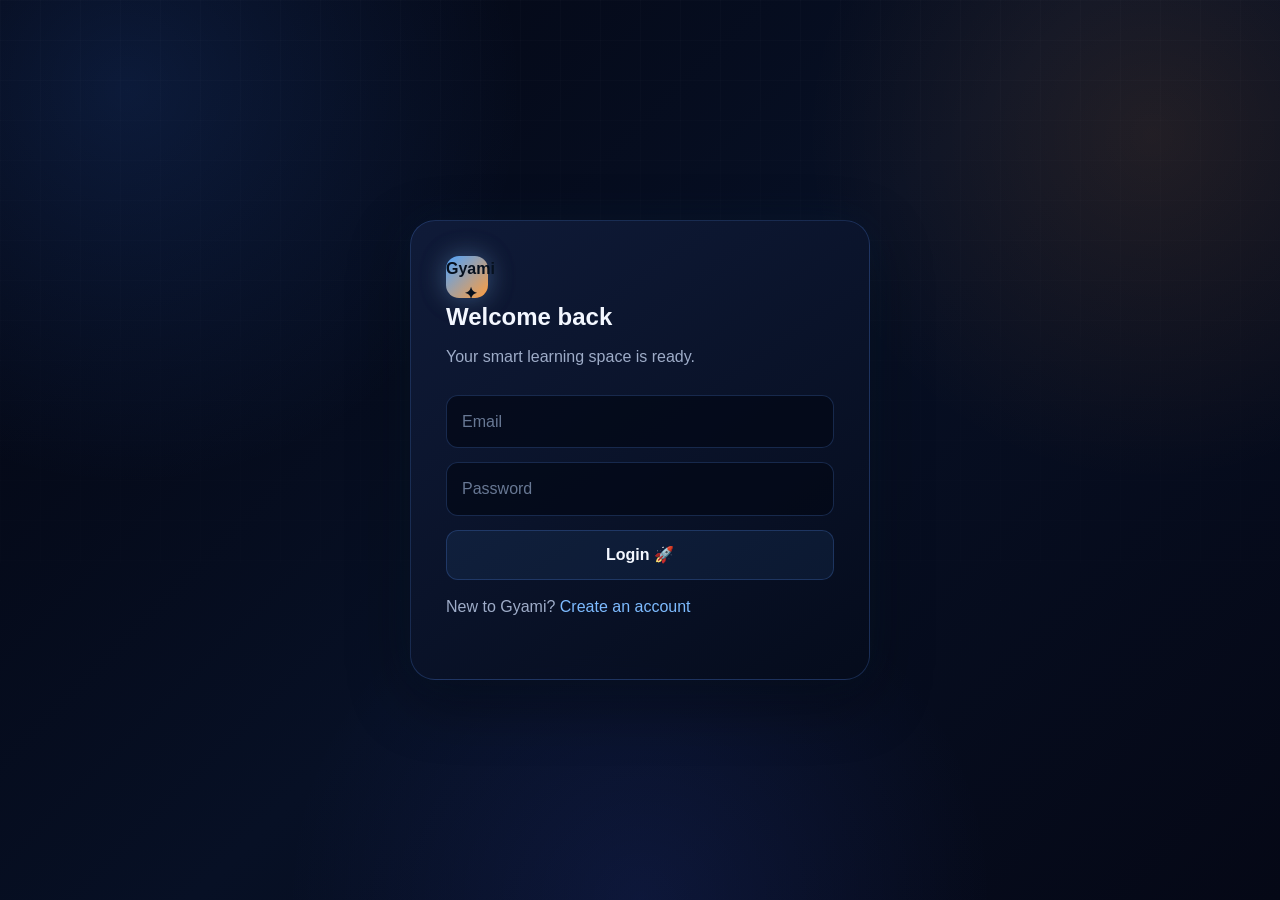
<file: progress.html>
```html
<!DOCTYPE html>
<html lang="en">
<head>
    <meta charset="UTF-8">
    <meta name="viewport" content="width=device-width, initial-scale=1.0">
    <title>Progress | Gyami Smart Learning</title>
    <link rel="stylesheet" href="/css/style.css">

    <style>
        .progress-hero {
            position: relative;
            overflow: hidden;
            margin-bottom: 28px;
        }

        .progress-hero::after {
            content: "↗";
            position: absolute;
            right: 7%;
            top: -35px;
            font-size: 190px;
            font-weight: 800;
            color: rgba(77, 163, 255, 0.05);
            pointer-events: none;
        }

        .progress-hero-content {
            position: relative;
            z-index: 1;
        }

        .overview-grid {
            display: grid;
            grid-template-columns: repeat(4, 1fr);
            gap: 16px;
            margin-bottom: 24px;
        }

        .overview-card {
            position: relative;
            overflow: hidden;
            padding: 20px;
        }

        .overview-card::after {
            content: "";
            position: absolute;
            width: 90px;
            height: 90px;
            border-radius: 50%;
            right: -45px;
            top: -45px;
            background: rgba(77, 163, 255, 0.07);
        }

        .overview-icon {
            width: 40px;
            height: 40px;
            display: grid;
            place-items: center;
            border-radius: 12px;
            background: rgba(77, 163, 255, 0.09);
            border: 1px solid rgba(77, 163, 255, 0.15);
            margin-bottom: 13px;
        }

        .overview-value {
            font-size: 28px;
            font-weight: 800;
            line-height: 1.1;
        }

        .overview-label {
            color: var(--muted);
            font-size: 12px;
            margin-top: 5px;
        }

        .progress-layout {
            display: grid;
            grid-template-columns: minmax(0, 1.35fr) minmax(280px, 0.65fr);
            gap: 24px;
            align-items: start;
        }

        .course-progress-card h2,
        .activity-card h2 {
            margin-bottom: 5px;
        }

        .course-progress-list {
            display: grid;
            gap: 16px;
            margin-top: 22px;
        }

        .progress-course {
            padding: 17px;
            border-radius: 15px;
            border: 1px solid rgba(91, 151, 255, 0.13);
            background: rgba(5, 8, 22, 0.42);
        }

        .progress-course-top {
            display: flex;
            justify-content: space-between;
            align-items: center;
            gap: 15px;
            margin-bottom: 11px;
        }

        .course-name {
            display: flex;
            align-items: center;
            gap: 10px;
            min-width: 0;
        }

        .course-mini-icon {
            width: 36px;
            height: 36px;
            display: grid;
            place-items: center;
            border-radius: 10px;
            background: rgba(77, 163, 255, 0.08);
            border: 1px solid rgba(77, 163, 255, 0.14);
            flex-shrink: 0;
        }

        .course-name strong {
            display: block;
            font-size: 14px;
        }

        .course-name span {
            display: block;
            color: var(--muted);
            font-size: 11px;
            margin-top: 2px;
        }

        .percentage {
            color: var(--orange2);
            font-weight: 800;
            font-size: 14px;
        }

        .progress-track {
            height: 8px;
            border-radius: 20px;
            background: rgba(91, 151, 255, 0.1);
            overflow: hidden;
        }

        .progress-value {
            height: 100%;
            border-radius: inherit;
            background: linear-gradient(90deg, var(--blue), var(--orange));
            box-shadow: 0 0 14px rgba(77, 163, 255, 0.2);
            transition: width 0.5s ease;
        }

        .progress-bottom {
            display: flex;
            justify-content: space-between;
            margin-top: 7px;
            color: #71809d;
            font-size: 11px;
        }

        .side-column {
            display: grid;
            gap: 20px;
        }

        .activity-list {
            margin-top: 18px;
            display: grid;
            gap: 10px;
        }

        .activity-item {
            display: flex;
            align-items: center;
            gap: 11px;
            padding: 12px;
            border-radius: 12px;
            background: rgba(5, 8, 22, 0.4);
            border: 1px solid rgba(91, 151, 255, 0.1);
        }

        .activity-icon {
            width: 35px;
            height: 35px;
            display: grid;
            place-items: center;
            border-radius: 10px;
            background: rgba(77, 163, 255, 0.08);
            flex-shrink: 0;
        }

        .activity-text {
            min-width: 0;
            flex: 1;
        }

        .activity-text strong {
            display: block;
            font-size: 13px;
        }

        .activity-text span {
            display: block;
            color: var(--muted);
            font-size: 11px;
            margin-top: 2px;
        }

        .activity-empty {
            color: var(--muted);
            font-size: 13px;
            text-align: center;
            padding: 20px 0;
        }

        .learning-summary {
            display: grid;
            gap: 12px;
            margin-top: 18px;
        }

        .summary-row {
            display: flex;
            align-items: center;
            justify-content: space-between;
            gap: 15px;
            padding: 12px 0;
            border-bottom: 1px solid rgba(91, 151, 255, 0.1);
        }

        .summary-row:last-child {
            border-bottom: none;
        }

        .summary-row span {
            color: var(--muted);
            font-size: 13px;
        }

        .summary-row strong {
            color: var(--text);
            font-size: 13px;
        }

        .progress-note {
            margin-top: 20px;
            padding: 15px;
            border-radius: 13px;
            border: 1px solid rgba(255, 157, 61, 0.18);
            background: rgba(255, 157, 61, 0.05);
        }

        .progress-note strong {
            color: var(--orange2);
            font-size: 13px;
        }

        .progress-note p {
            color: var(--muted);
            font-size: 12px;
            margin-top: 5px;
        }

        .loading {
            color: var(--muted);
            text-align: center;
            padding: 30px;
        }

        @media (max-width: 900px) {
            .overview-grid {
                grid-template-columns: repeat(2, 1fr);
            }

            .progress-layout {
                grid-template-columns: 1fr;
            }
        }

        @media (max-width: 600px) {
            .overview-grid {
                grid-template-columns: 1fr;
            }

            .progress-course-top {
                align-items: flex-start;
            }
        }
    </style>
</head>

<body>

<header class="topbar">
    <div class="container navin">

        <a href="/dashboard.html" class="brand">
            <span class="logo">G</span>
            <span>Gyami</span>
        </a>

        <nav>
            <a href="/dashboard.html">Dashboard</a>
            <a href="/courses.html">Courses</a>
            <a href="/books.html">Books</a>
            <a href="/notes.html">Notes</a>
            <a href="/focus.html">Focus</a>
            <a href="/quiz.html">Quiz</a>
            <a href="/ai.html">AI</a>
            <a href="/progress.html" class="active">Progress</a>
        </nav>

    </div>
</header>

<main class="container">

    <section class="hero progress-hero">

        <div class="progress-hero-content">

            <span class="badge">✦ LEARNING ANALYTICS</span>

            <h1>Your Progress</h1>

            <p>
                See your learning activity, course progress,
                focus sessions and quiz performance in one place.
            </p>

        </div>

    </section>

    <!-- OVERVIEW -->

    <section class="overview-grid">

        <div class="card overview-card">

            <div class="overview-icon">📚</div>

            <div id="coursesValue" class="overview-value">
                0
            </div>

            <div class="overview-label">
                Courses Started
            </div>

        </div>

        <div class="card overview-card">

            <div class="overview-icon">⏱️</div>

            <div id="focusValue" class="overview-value">
                0
            </div>

            <div class="overview-label">
                Focus Minutes
            </div>

        </div>

        <div class="card overview-card">

            <div class="overview-icon">🎯</div>

            <div id="quizValue" class="overview-value">
                0%
            </div>

            <div class="overview-label">
                Quiz Performance
            </div>

        </div>

        <div class="card overview-card">

            <div class="overview-icon">📝</div>

            <div id="notesValue" class="overview-value">
                0
            </div>

            <div class="overview-label">
                Notes Created
            </div>

        </div>

    </section>

    <!-- MAIN CONTENT -->

    <section class="progress-layout">

        <!-- COURSE PROGRESS -->

        <div class="card course-progress-card">

            <h2>Course Progress</h2>

            <p class="section-subtitle">
                Track how far you have progressed through your learning paths.
            </p>

            <div id="courseProgressList" class="course-progress-list">
                <div class="loading">
                    Loading your progress...
                </div>
            </div>

        </div>

        <!-- SIDE -->

        <div class="side-column">

            <div class="card activity-card">

                <h2>Recent Activity</h2>

                <p class="section-subtitle">
                    Your latest learning actions.
                </p>

                <div id="activityList" class="activity-list">
                    <div class="activity-empty">
                        Loading activity...
                    </div>
                </div>

            </div>

            <div class="card">

                <h2>Learning Summary</h2>

                <div class="learning-summary">

                    <div class="summary-row">
                        <span>Average Course Progress</span>
                        <strong id="averageProgress">0%</strong>
                    </div>

                    <div class="summary-row">
                        <span>Focus Sessions</span>
                        <strong id="focusSessions">0</strong>
                    </div>

                    <div class="summary-row">
                        <span>Quiz Attempts</span>
                        <strong id="quizAttempts">0</strong>
                    </div>

                    <div class="summary-row">
                        <span>Notes</span>
                        <strong id="summaryNotes">0</strong>
                    </div>

                </div>

                <div class="progress-note">

                    <strong>💡 Keep building momentum</strong>

                    <p>
                        Small learning sessions add up. Keep using
                        Courses, Focus, Notes and Quiz regularly.
                    </p>

                </div>

            </div>

        </div>

    </section>

</main>

<script>
    const user = JSON.parse(
        localStorage.getItem("gyamiUser") || "null"
    );

    if (!user) {
        window.location.href = "/index.html";
    }

    function escapeHtml(value) {
        return String(value ?? "")
            .replace(/&/g, "&amp;")
            .replace(/</g, "&lt;")
            .replace(/>/g, "&gt;")
            .replace(/"/g, "&quot;")
            .replace(/'/g, "&#039;");
    }

    function getPercentage(progress) {
        const value = Number(
            progress?.progress ??
            progress?.percentage ??
            progress?.percent ??
            progress?.completed ??
            0
        );

        return Math.max(0, Math.min(100, Math.round(value)));
    }

    function getCourseName(course) {
        return (
            course.course_name ||
            course.name ||
            course.title ||
            "Course"
        );
    }

    function getCourseIcon(name) {

        const lower = name.toLowerCase();

        if (lower.includes("python")) return "🐍";
        if (lower.includes("web")) return "🌐";
        if (lower.includes("database")) return "🗄️";
        if (lower.includes("artificial")) return "🤖";
        if (lower.includes("sustain")) return "🌱";

        return "📘";
    }

    async function loadProgress() {

        try {

            const response = await fetch(
                `/api/progress/${user.id}`
            );

            if (!response.ok) {
                throw new Error("Progress request failed");
            }

            const data = await response.json();

            const progressList = Array.isArray(data)
                ? data
                : (
                    data.progress ||
                    data.courses ||
                    data.data ||
                    []
                );

            const courseList =
                document.getElementById("courseProgressList");

            if (!progressList.length) {

                courseList.innerHTML = `
                    <div class="loading">
                        No course progress recorded yet.
                    </div>
                `;

                document.getElementById("coursesValue")
                    .textContent = "0";

                document.getElementById("averageProgress")
                    .textContent = "0%";

                return;
            }

            document.getElementById("coursesValue")
                .textContent = progressList.length;

            let totalProgress = 0;

            courseList.innerHTML =
                progressList.map(course => {

                    const name = getCourseName(course);
                    const percentage = getPercentage(course);

                    totalProgress += percentage;

                    return `
                        <div class="progress-course">

                            <div class="progress-course-top">

                                <div class="course-name">

                                    <div class="course-mini-icon">
                                        ${getCourseIcon(name)}
                                    </div>

                                    <div>
                                        <strong>
                                            ${escapeHtml(name)}
                                        </strong>

                                        <span>
                                            Learning progress
                                        </span>
                                    </div>

                                </div>

                                <div class="percentage">
                                    ${percentage}%
                                </div>

                            </div>

                            <div class="progress-track">

                                <div
                                    class="progress-value"
                                    style="width:${percentage}%"
                                ></div>

                            </div>

                            <div class="progress-bottom">
                                <span>Course completion</span>
                                <span>${percentage}/100</span>
                            </div>

                        </div>
                    `;

                }).join("");

            const average =
                Math.round(totalProgress / progressList.length);

            document.getElementById("averageProgress")
                .textContent = `${average}%`;

        } catch (error) {

            console.error(error);

            document.getElementById("courseProgressList")
                .innerHTML = `
                    <div class="loading">
                        Could not load course progress.
                    </div>
                `;
        }
    }

    async function loadFocus() {

        try {

            const response = await fetch(
                `/api/focus/${user.id}`
            );

            const data = await response.json();

            const sessions = Array.isArray(data)
                ? data
                : (data.sessions || []);

            const totalMinutes =
                sessions.reduce(
                    (total, session) =>
                        total + Number(session.minutes || 0),
                    0
                );

            document.getElementById("focusValue")
                .textContent = totalMinutes;

            document.getElementById("focusSessions")
                .textContent = sessions.length;

        } catch (error) {

            console.error(error);

            document.getElementById("focusValue")
                .textContent = "0";

            document.getElementById("focusSessions")
                .textContent = "0";
        }
    }

    async function loadNotes() {

        try {

            const response = await fetch(
                `/api/notes/${user.id}`
            );

            const data = await response.json();

            const notes = Array.isArray(data)
                ? data
                : (data.notes || []);

            document.getElementById("notesValue")
                .textContent = notes.length;

            document.getElementById("summaryNotes")
                .textContent = notes.length;

        } catch (error) {

            console.error(error);

            document.getElementById("notesValue")
                .textContent = "0";

            document.getElementById("summaryNotes")
                .textContent = "0";
        }
    }

    async function loadQuiz() {

        try {

            const response = await fetch(
                `/api/tests/${user.id}`
            );

            const data = await response.json();

            const results = Array.isArray(data)
                ? data
                : (
                    data.results ||
                    data.tests ||
                    []
                );

            document.getElementById("quizAttempts")
                .textContent = results.length;

            if (!results.length) {

                document.getElementById("quizValue")
                    .textContent = "0%";

                return;
            }

            let totalPercentage = 0;

            results.forEach(result => {

                let percentage;

                if (result.percentage !== undefined) {

                    percentage =
                        Number(result.percentage);

                } else if (
                    result.total &&
                    result.score !== undefined
                ) {

                    percentage =
                        (
                            Number(result.score) /
                            Number(result.total)
                        ) * 100;

                } else {

                    percentage =
                        Number(result.score || 0);
                }

                totalPercentage += percentage;
            });

            const average =
                Math.round(
                    totalPercentage / results.length
                );

            document.getElementById("quizValue")
                .textContent = `${average}%`;

        } catch (error) {

            console.error(error);

            document.getElementById("quizValue")
                .textContent = "0%";

            document.getElementById("quizAttempts")
                .textContent = "0";
        }
    }

    async function loadActivity() {

        const activityList =
            document.getElementById("activityList");

        try {

            const response = await fetch(
                `/api/activity/${user.id}`
            );

            const data = await response.json();

            const activities = Array.isArray(data)
                ? data
                : (
                    data.activities ||
                    data.activity ||
                    []
                );

            if (!activities.length) {

                activityList.innerHTML = `
                    <div class="activity-empty">
                        No recent activity yet.
                    </div>
                `;

                return;
            }

            activityList.innerHTML =
                activities.slice(0, 6).map(activity => {

                    const type =
                        String(
                            activity.type ||
                            activity.action ||
                            activity.activity ||
                            "Learning"
                        ).toLowerCase();

                    let icon = "✨";

                    if (type.includes("note")) icon = "📝";
                    else if (type.includes("focus")) icon = "⏱️";
                    else if (type.includes("quiz")) icon = "🎯";
                    else if (type.includes("course")) icon = "📚";
                    else if (type.includes("login")) icon = "👋";
                    else if (type.includes("ai")) icon = "🤖";

                    const title =
                        activity.title ||
                        activity.message ||
                        activity.action ||
                        "Learning activity";

                    const date =
                        activity.created_at ||
                        activity.created ||
                        "";

                    let dateText = "Recently";

                    if (date) {

                        const parsed =
                            new Date(date);

                        if (!Number.isNaN(parsed.getTime())) {

                            dateText =
                                parsed.toLocaleDateString([], {
                                    day: "numeric",
                                    month: "short"
                                });
                        }
                    }

                    return `
                        <div class="activity-item">

                            <div class="activity-icon">
                                ${icon}
                            </div>

                            <div class="activity-text">

                                <strong>
                                    ${escapeHtml(title)}
                                </strong>

                                <span>
                                    ${dateText}
                                </span>

                            </div>

                        </div>
                    `;

                }).join("");

        } catch (error) {

            console.error(error);

            activityList.innerHTML = `
                <div class="activity-empty">
                    No recent activity available.
                </div>
            `;
        }
    }

    async function loadEverything() {

        await Promise.all([
            loadProgress(),
            loadFocus(),
            loadNotes(),
            loadQuiz(),
            loadActivity()
        ]);
    }

    loadEverything();
</script>

</body>
</html>
```
</file>
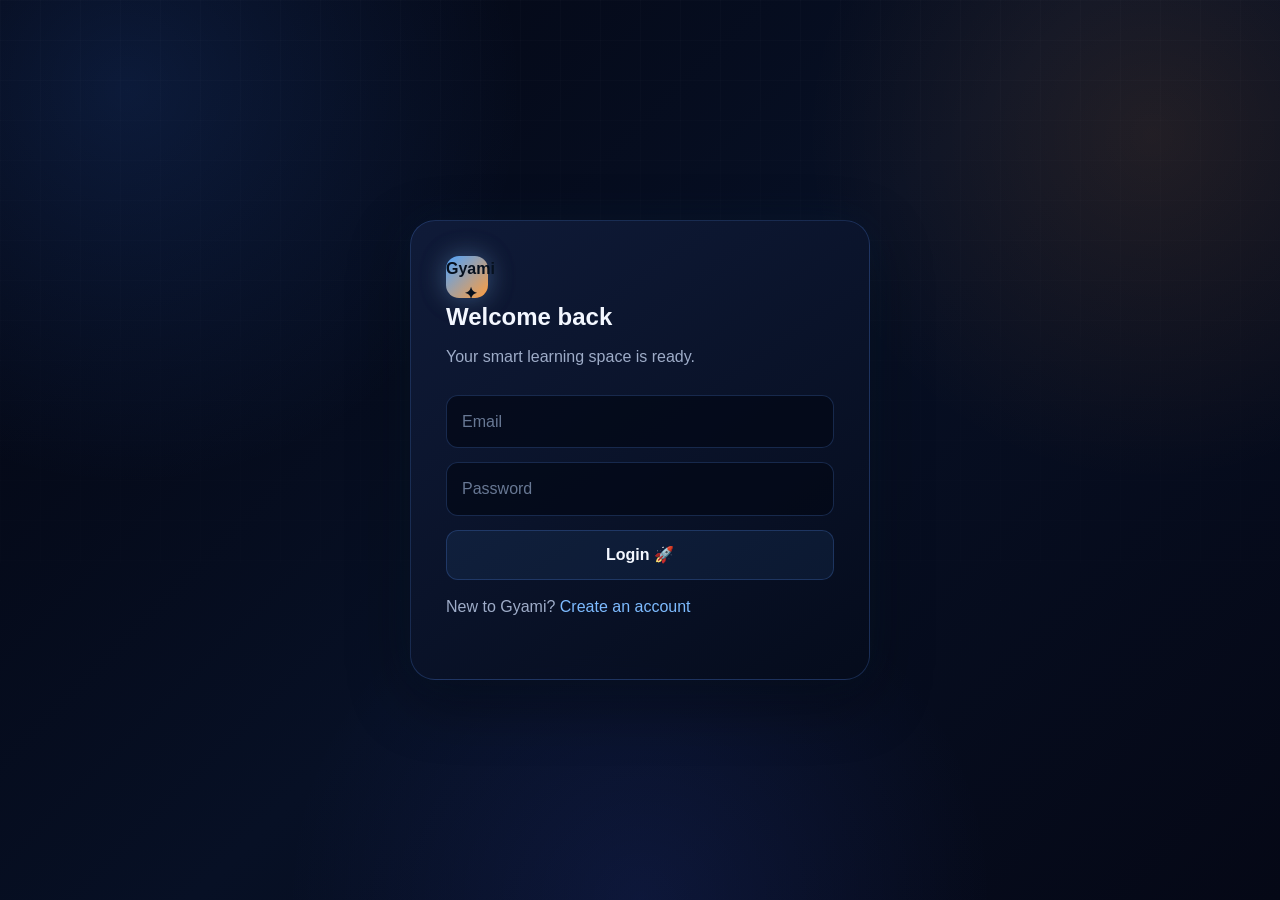
<file: quiz.html>
```html
<!DOCTYPE html>
<html lang="en">
<head>
    <meta charset="UTF-8">
    <meta name="viewport" content="width=device-width, initial-scale=1.0">
    <title>Quiz | Gyami Smart Learning</title>
    <link rel="stylesheet" href="/css/style.css">

    <style>
        .quiz-hero {
            position: relative;
            overflow: hidden;
            margin-bottom: 28px;
        }

        .quiz-hero::after {
            content: "?";
            position: absolute;
            right: 8%;
            top: -35px;
            font-size: 190px;
            font-weight: 800;
            color: rgba(77, 163, 255, 0.055);
            pointer-events: none;
        }

        .quiz-hero-content {
            position: relative;
            z-index: 1;
        }

        .quiz-layout {
            display: grid;
            grid-template-columns: minmax(0, 1fr) 280px;
            gap: 24px;
            align-items: start;
        }

        .quiz-card-main {
            min-height: 500px;
        }

        .quiz-top {
            display: flex;
            align-items: center;
            justify-content: space-between;
            gap: 15px;
            margin-bottom: 18px;
        }

        .question-number {
            color: var(--blue2);
            font-size: 13px;
            font-weight: 700;
            letter-spacing: 1px;
            text-transform: uppercase;
        }

        .quiz-score {
            padding: 7px 12px;
            border-radius: 10px;
            background: rgba(255, 157, 61, 0.08);
            border: 1px solid rgba(255, 157, 61, 0.2);
            color: var(--orange2);
            font-size: 13px;
            font-weight: 700;
        }

        .quiz-progress {
            height: 7px;
            background: rgba(91, 151, 255, 0.1);
            border-radius: 20px;
            overflow: hidden;
            margin-bottom: 30px;
        }

        .quiz-progress-fill {
            height: 100%;
            width: 0%;
            border-radius: inherit;
            background: linear-gradient(90deg, var(--blue), var(--orange));
            box-shadow: 0 0 14px rgba(77, 163, 255, 0.3);
            transition: width 0.3s ease;
        }

        .question {
            font-size: clamp(21px, 3vw, 29px);
            line-height: 1.35;
            margin-bottom: 25px;
        }

        .options {
            display: grid;
            gap: 12px;
        }

        .option {
            width: 100%;
            padding: 16px 18px;
            border-radius: 14px;
            border: 1px solid var(--border);
            background: rgba(5, 8, 22, 0.45);
            color: var(--text);
            text-align: left;
            cursor: pointer;
            font-family: inherit;
            font-size: 14px;
            transition: 0.22s ease;
        }

        .option:hover:not(:disabled) {
            transform: translateY(-2px);
            border-color: rgba(77, 163, 255, 0.55);
            background: rgba(77, 163, 255, 0.08);
            box-shadow: 0 8px 25px rgba(0, 0, 0, 0.18);
        }

        .option.correct {
            border-color: rgba(84, 227, 155, 0.55);
            background: rgba(84, 227, 155, 0.1);
        }

        .option.wrong {
            border-color: rgba(255, 107, 129, 0.55);
            background: rgba(255, 107, 129, 0.1);
        }

        .option:disabled {
            cursor: default;
        }

        .option-letter {
            display: inline-grid;
            place-items: center;
            width: 29px;
            height: 29px;
            margin-right: 10px;
            border-radius: 9px;
            background: rgba(77, 163, 255, 0.1);
            color: var(--blue2);
            font-weight: 800;
        }

        .answer-message {
            min-height: 25px;
            margin-top: 18px;
            font-size: 14px;
            font-weight: 600;
        }

        .quiz-actions {
            display: flex;
            justify-content: flex-end;
            margin-top: 18px;
        }

        .next-btn {
            display: none;
        }

        .side-card h3 {
            margin-bottom: 15px;
        }

        .topic-list {
            display: grid;
            gap: 10px;
        }

        .topic {
            padding: 12px 13px;
            border-radius: 12px;
            border: 1px solid rgba(91, 151, 255, 0.12);
            background: rgba(5, 8, 22, 0.4);
            color: var(--muted);
            font-size: 13px;
        }

        .topic.active {
            color: var(--text);
            border-color: rgba(77, 163, 255, 0.35);
            background: rgba(77, 163, 255, 0.08);
        }

        .quiz-tip {
            margin-top: 20px;
            padding: 15px;
            border-radius: 13px;
            border: 1px solid rgba(255, 157, 61, 0.18);
            background: rgba(255, 157, 61, 0.05);
        }

        .quiz-tip strong {
            color: var(--orange2);
            font-size: 13px;
        }

        .quiz-tip p {
            margin-top: 5px;
            color: var(--muted);
            font-size: 12px;
        }

        .result-screen {
            display: none;
            text-align: center;
            padding: 35px 15px;
        }

        .result-icon {
            width: 82px;
            height: 82px;
            margin: 0 auto 18px;
            border-radius: 25px;
            display: grid;
            place-items: center;
            font-size: 38px;
            background: linear-gradient(
                135deg,
                rgba(77, 163, 255, 0.14),
                rgba(255, 157, 61, 0.13)
            );
            border: 1px solid var(--border);
            box-shadow: 0 0 35px rgba(77, 163, 255, 0.12);
        }

        .result-score {
            margin: 10px 0;
            font-size: 55px;
            font-weight: 800;
            color: var(--blue2);
        }

        .result-text {
            color: var(--muted);
            max-width: 500px;
            margin: 0 auto 25px;
        }

        .result-details {
            display: flex;
            justify-content: center;
            gap: 12px;
            flex-wrap: wrap;
            margin-bottom: 25px;
        }

        .result-pill {
            padding: 9px 14px;
            border-radius: 11px;
            background: rgba(5, 8, 22, 0.5);
            border: 1px solid var(--border);
            color: var(--muted);
            font-size: 13px;
        }

        .result-pill strong {
            color: var(--text);
        }

        .restart-btn {
            margin: 0 auto;
        }

        .history-card {
            margin-top: 24px;
        }

        .history-item {
            display: flex;
            justify-content: space-between;
            align-items: center;
            gap: 15px;
            padding: 13px 0;
            border-bottom: 1px solid rgba(91, 151, 255, 0.1);
        }

        .history-item:last-child {
            border-bottom: none;
        }

        .history-item span {
            color: var(--muted);
            font-size: 13px;
        }

        .history-score {
            color: var(--orange2);
            font-weight: 700;
        }

        @media (max-width: 850px) {
            .quiz-layout {
                grid-template-columns: 1fr;
            }
        }
    </style>
</head>

<body>

<header class="topbar">
    <div class="container navin">
        <a href="/dashboard.html" class="brand">
            <span class="logo">G</span>
            <span>Gyami</span>
        </a>

        <nav>
            <a href="/dashboard.html">Dashboard</a>
            <a href="/courses.html">Courses</a>
            <a href="/books.html">Books</a>
            <a href="/notes.html">Notes</a>
            <a href="/focus.html">Focus</a>
            <a href="/quiz.html" class="active">Quiz</a>
            <a href="/ai.html">AI</a>
            <a href="/progress.html">Progress</a>
        </nav>
    </div>
</header>

<main class="container">

    <section class="hero quiz-hero">
        <div class="quiz-hero-content">
            <span class="badge">✦ KNOWLEDGE CHECK</span>
            <h1>Challenge Your Brain</h1>
            <p>
                Test your understanding with quick questions across
                programming, technology, databases and AI.
            </p>
        </div>
    </section>

    <section class="quiz-layout">

        <div class="card quiz-card-main">

            <!-- QUIZ -->
            <div id="quizScreen">

                <div class="quiz-top">
                    <div id="questionNumber" class="question-number">
                        Question 1 of 8
                    </div>

                    <div id="scoreDisplay" class="quiz-score">
                        Score: 0
                    </div>
                </div>

                <div class="quiz-progress">
                    <div id="progressFill" class="quiz-progress-fill"></div>
                </div>

                <h2 id="questionText" class="question">
                    Loading question...
                </h2>

                <div id="options" class="options"></div>

                <div id="answerMessage" class="answer-message"></div>

                <div class="quiz-actions">
                    <button id="nextBtn" class="primary-btn next-btn">
                        Next Question →
                    </button>
                </div>

            </div>

            <!-- RESULT -->
            <div id="resultScreen" class="result-screen">

                <div class="result-icon">🏆</div>

                <h2>Quiz Complete!</h2>

                <div id="resultScore" class="result-score">
                    0%
                </div>

                <p id="resultText" class="result-text">
                    Your result is ready.
                </p>

                <div class="result-details">

                    <div class="result-pill">
                        Correct:
                        <strong id="correctCount">0</strong>
                    </div>

                    <div class="result-pill">
                        Total:
                        <strong id="totalCount">0</strong>
                    </div>

                </div>

                <button id="restartBtn" class="primary-btn restart-btn">
                    ↻ Try Again
                </button>

            </div>

        </div>

        <!-- SIDE PANEL -->
        <aside>

            <div class="card side-card">

                <h3>Quiz Topics</h3>

                <div class="topic-list">
                    <div class="topic active">🐍 Python Basics</div>
                    <div class="topic">🌐 Web Development</div>
                    <div class="topic">🗄️ Databases</div>
                    <div class="topic">🤖 Artificial Intelligence</div>
                    <div class="topic">🌱 Sustainability</div>
                </div>

                <div class="quiz-tip">
                    <strong>💡 Quick tip</strong>
                    <p>
                        Read every option before choosing.
                        Think first, then click.
                    </p>
                </div>

            </div>

            <div class="card history-card">

                <h3>Recent Results</h3>

                <div id="history">
                    <div class="empty-state">
                        Loading...
                    </div>
                </div>

            </div>

        </aside>

    </section>

</main>

<script>
    const user = JSON.parse(localStorage.getItem("gyamiUser") || "null");

    if (!user) {
        window.location.href = "/index.html";
    }

    const questions = [
        {
            question: "Which symbol is used to create a comment in Python?",
            options: ["//", "#", "/*", "<!--"],
            answer: 1
        },
        {
            question: "Which data type stores True or False values in Python?",
            options: ["String", "Integer", "Boolean", "List"],
            answer: 2
        },
        {
            question: "Which HTML tag is commonly used for the largest heading?",
            options: ["<h1>", "<head>", "<title>", "<heading>"],
            answer: 0
        },
        {
            question: "Which language is commonly used to style HTML webpages?",
            options: ["Python", "CSS", "SQL", "C"],
            answer: 1
        },
        {
            question: "Which SQL command is used to retrieve data from a table?",
            options: ["GET", "OPEN", "SELECT", "FETCHTABLE"],
            answer: 2
        },
        {
            question: "What does AI stand for?",
            options: [
                "Automated Internet",
                "Artificial Intelligence",
                "Advanced Interface",
                "Applied Information"
            ],
            answer: 1
        },
        {
            question: "Which Python collection uses square brackets []?",
            options: ["Tuple", "List", "Dictionary only", "Set only"],
            answer: 1
        },
        {
            question: "Which technology can help optimize energy usage in smart systems?",
            options: [
                "AI-based prediction",
                "Paper filing",
                "Manual typing only",
                "Static posters"
            ],
            answer: 0
        }
    ];

    let currentQuestion = 0;
    let score = 0;
    let answered = false;

    const questionNumber =
        document.getElementById("questionNumber");

    const scoreDisplay =
        document.getElementById("scoreDisplay");

    const progressFill =
        document.getElementById("progressFill");

    const questionText =
        document.getElementById("questionText");

    const optionsContainer =
        document.getElementById("options");

    const answerMessage =
        document.getElementById("answerMessage");

    const nextBtn =
        document.getElementById("nextBtn");

    const quizScreen =
        document.getElementById("quizScreen");

    const resultScreen =
        document.getElementById("resultScreen");

    function loadQuestion() {

        const question = questions[currentQuestion];

        answered = false;
        answerMessage.textContent = "";
        nextBtn.style.display = "none";

        questionNumber.textContent =
            `Question ${currentQuestion + 1} of ${questions.length}`;

        scoreDisplay.textContent =
            `Score: ${score}`;

        progressFill.style.width =
            `${((currentQuestion) / questions.length) * 100}%`;

        questionText.textContent =
            question.question;

        optionsContainer.innerHTML =
            question.options.map((option, index) => `
                <button
                    class="option"
                    data-index="${index}"
                >
                    <span class="option-letter">
                        ${String.fromCharCode(65 + index)}
                    </span>
                    ${escapeHtml(option)}
                </button>
            `).join("");

        document
            .querySelectorAll(".option")
            .forEach(button => {
                button.addEventListener("click", () => {
                    chooseAnswer(Number(button.dataset.index));
                });
            });
    }

    function chooseAnswer(selectedIndex) {

        if (answered) return;

        answered = true;

        const question = questions[currentQuestion];
        const optionButtons =
            document.querySelectorAll(".option");

        optionButtons.forEach(button => {
            button.disabled = true;
        });

        optionButtons[question.answer]
            .classList.add("correct");

        if (selectedIndex === question.answer) {

            score++;

            answerMessage.textContent =
                "✓ Correct! Great work.";

            answerMessage.style.color =
                "var(--success)";

        } else {

            optionButtons[selectedIndex]
                .classList.add("wrong");

            answerMessage.textContent =
                `✗ Not quite. The correct answer is ${String.fromCharCode(65 + question.answer)}.`;

            answerMessage.style.color =
                "var(--danger)";
        }

        scoreDisplay.textContent =
            `Score: ${score}`;

        progressFill.style.width =
            `${((currentQuestion + 1) / questions.length) * 100}%`;

        nextBtn.style.display = "inline-flex";
    }

    nextBtn.addEventListener("click", () => {

        currentQuestion++;

        if (currentQuestion >= questions.length) {
            finishQuiz();
        } else {
            loadQuestion();
        }

    });

    async function finishQuiz() {

        quizScreen.style.display = "none";
        resultScreen.style.display = "block";

        const percentage =
            Math.round((score / questions.length) * 100);

        document.getElementById("resultScore").textContent =
            `${percentage}%`;

        document.getElementById("correctCount").textContent =
            score;

        document.getElementById("totalCount").textContent =
            questions.length;

        let resultMessage;

        if (percentage === 100) {
            resultMessage =
                "Perfect score! Your concepts are looking strong. 🚀";
        } else if (percentage >= 75) {
            resultMessage =
                "Excellent work! You have a strong understanding of these topics.";
        } else if (percentage >= 50) {
            resultMessage =
                "Good attempt! Review a few concepts and try again.";
        } else {
            resultMessage =
                "Keep learning and try again. Every attempt builds understanding.";
        }

        document.getElementById("resultText").textContent =
            resultMessage;

        progressFill.style.width = "100%";

        await saveResult(score, questions.length, percentage);
        await loadHistory();
    }

    async function saveResult(correct, total, percentage) {

        try {

            const response = await fetch("/api/quiz", {
                method: "POST",
                headers: {
                    "Content-Type": "application/json"
                },
                body: JSON.stringify({
                    user_id: user.id,
                    score: correct,
                    total: total,
                    percentage: percentage
                })
            });

            if (!response.ok) {
                throw new Error("Quiz result could not be saved");
            }

        } catch (error) {
            console.error(error);
        }
    }

    document
        .getElementById("restartBtn")
        .addEventListener("click", () => {

            currentQuestion = 0;
            score = 0;

            resultScreen.style.display = "none";
            quizScreen.style.display = "block";

            loadQuestion();
        });

    async function loadHistory() {

        const history =
            document.getElementById("history");

        try {

            const response =
                await fetch(`/api/tests/${user.id}`);

            const data =
                await response.json();

            const results = Array.isArray(data)
                ? data
                : (data.results || data.tests || []);

            if (!results.length) {
                history.innerHTML = `
                    <div class="empty-state">
                        No quiz results yet.
                    </div>
                `;
                return;
            }

            history.innerHTML =
                results.slice(0, 4).map(result => {

                    const percentage =
                        result.percentage ??
                        (
                            result.total
                                ? Math.round(
                                    (Number(result.score) /
                                    Number(result.total)) * 100
                                )
                                : Number(result.score || 0)
                        );

                    return `
                        <div class="history-item">
                            <span>Quiz Attempt</span>
                            <span class="history-score">
                                ${percentage}%
                            </span>
                        </div>
                    `;
                }).join("");

        } catch (error) {

            console.error(error);

            history.innerHTML = `
                <div class="empty-state">
                    No previous results available.
                </div>
            `;
        }
    }

    function escapeHtml(value) {
        return String(value ?? "")
            .replace(/&/g, "&amp;")
            .replace(/</g, "&lt;")
            .replace(/>/g, "&gt;")
            .replace(/"/g, "&quot;")
            .replace(/'/g, "&#039;");
    }

    loadQuestion();
    loadHistory();
</script>

</body>
</html>
```
</file>
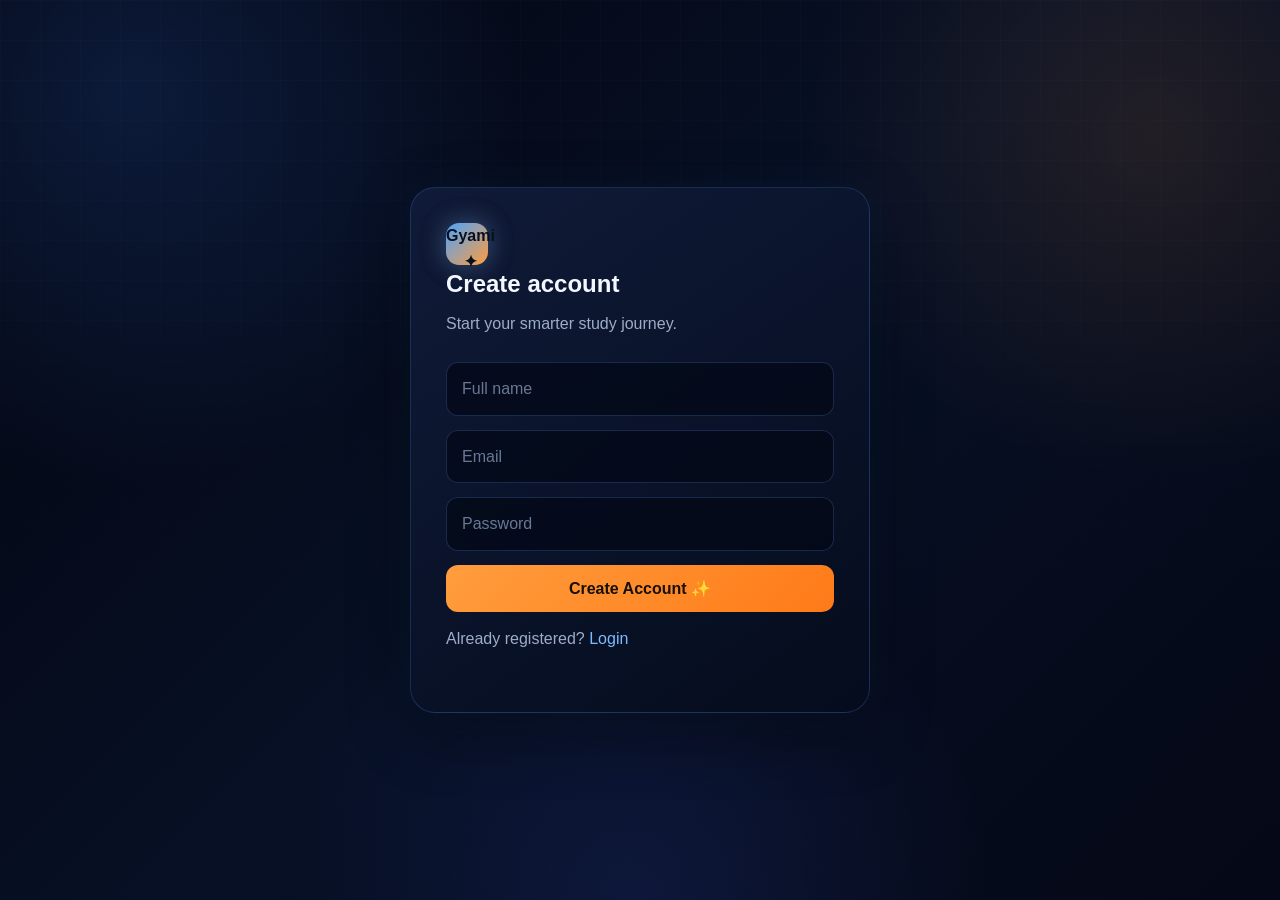
<file: signup.html>
<!doctype html><html><head><meta charset="UTF-8"><meta name="viewport" content="width=device-width,initial-scale=1"><title>Gyami | Sign Up</title><link rel="stylesheet" href="/css/style.css"></head><body><main class="auth"><section class="card authbox"><div class="logo">Gyami<span>✦</span></div><h1>Create account</h1><p class="muted">Start your smarter study journey.</p><form class="form" onsubmit="signup(event)"><input class="input" id="name" placeholder="Full name" required><input class="input" id="email" type="email" placeholder="Email" required><input class="input" id="password" type="password" placeholder="Password" minlength="6" required><button class="btn orange" id="b">Create Account ✨</button><div id="msg"></div></form><p class="muted center">Already registered? <a href="/index.html" style="color:#7dbbff">Login</a></p></section></main><script>async function signup(e){e.preventDefault();b.disabled=true;b.textContent='Creating...';try{let r=await fetch('/api/signup',{method:'POST',headers:{'Content-Type':'application/json'},body:JSON.stringify({name:name.value,email:email.value,password:password.value})});let d=await r.json();msg.textContent=d.message;if(d.success){msg.style.color='#86efac';localStorage.setItem('gyamiUser',JSON.stringify(d.user));setTimeout(()=>location.href='/dashboard.html',500)}else{msg.style.color='#fca5a5';b.disabled=false;b.textContent='Create Account ✨'}}catch(x){msg.textContent='Could not connect to Gyami.';b.disabled=false;b.textContent='Create Account ✨'}}</script></body></html>
</file>
<file: css/style.css>
:root {
    --bg: #050816;
    --bg2: #091126;
    --panel: rgba(13, 22, 48, 0.82);
    --panel2: rgba(18, 30, 62, 0.9);
    --border: rgba(91, 151, 255, 0.22);

    --blue: #4da3ff;
    --blue2: #76c7ff;

    --orange: #ff9d3d;
    --orange2: #ffd166;

    --text: #f3f7ff;
    --muted: #9eacc8;

    --success: #54e39b;
    --danger: #ff6b81;

    --shadow: 0 20px 60px rgba(0, 0, 0, 0.42);
}

* {
    box-sizing: border-box;
    margin: 0;
    padding: 0;
}

html {
    scroll-behavior: smooth;
}

body {
    min-height: 100vh;
    font-family: Inter, "Segoe UI", Arial, sans-serif;
    color: var(--text);

    background:
        radial-gradient(
            circle at 10% 10%,
            rgba(55, 128, 255, 0.16),
            transparent 28%
        ),
        radial-gradient(
            circle at 90% 15%,
            rgba(255, 157, 61, 0.11),
            transparent 25%
        ),
        radial-gradient(
            circle at 50% 100%,
            rgba(66, 100, 255, 0.12),
            transparent 32%
        ),
        linear-gradient(
            135deg,
            #030510,
            #071025 50%,
            #050816
        );

    line-height: 1.6;
}

body::before {
    content: "";
    position: fixed;
    inset: 0;
    pointer-events: none;
    background:
        linear-gradient(
            rgba(255,255,255,0.015) 1px,
            transparent 1px
        ),
        linear-gradient(
            90deg,
            rgba(255,255,255,0.015) 1px,
            transparent 1px
        );
    background-size: 40px 40px;
    mask-image: linear-gradient(
        to bottom,
        black,
        transparent
    );
}

a {
    color: inherit;
    text-decoration: none;
}

button,
input,
textarea,
select {
    font: inherit;
}

button {
    cursor: pointer;
}

img {
    max-width: 100%;
}

/* =========================
   TOP NAVIGATION
========================= */

.topbar {
    position: sticky;
    top: 0;
    z-index: 100;

    border-bottom: 1px solid var(--border);

    background: rgba(3, 7, 20, 0.82);
    backdrop-filter: blur(18px);
    -webkit-backdrop-filter: blur(18px);
}

.topbar > * {
    position: relative;
}

.brand {
    display: flex;
    align-items: center;
    gap: 12px;

    font-size: 1.15rem;
    font-weight: 800;
    letter-spacing: 0.3px;
}

.logo {
    width: 42px;
    height: 42px;

    display: grid;
    place-items: center;

    border-radius: 13px;

    background:
        linear-gradient(
            135deg,
            var(--blue),
            var(--orange)
        );

    color: #06101e;

    font-weight: 900;

    box-shadow:
        0 0 25px rgba(77, 163, 255, 0.35),
        0 0 35px rgba(255, 157, 61, 0.12);
}

nav {
    display: flex;
    align-items: center;
    justify-content: space-between;
    gap: 20px;

    max-width: 1200px;
    margin: auto;

    padding: 14px 24px;
}

nav ul,
.nav-links {
    display: flex;
    align-items: center;
    gap: 8px;

    list-style: none;
}

nav a {
    display: inline-flex;
    align-items: center;

    padding: 9px 12px;

    color: var(--muted);

    border-radius: 10px;

    transition:
        color 0.2s ease,
        background 0.2s ease,
        transform 0.2s ease;
}

nav a:hover,
nav a.active {
    color: var(--text);

    background: rgba(77, 163, 255, 0.1);

    transform: translateY(-1px);
}

/* =========================
   CONTAINERS
========================= */

.container {
    width: min(1200px, calc(100% - 40px));
    margin: 0 auto;
}

.wrap {
    width: min(1200px, calc(100% - 40px));
    margin: 0 auto;
}

/* =========================
   HERO
========================= */

.hero {
    position: relative;

    display: flex;
    align-items: center;
    justify-content: space-between;

    gap: 40px;

    padding: 70px 0 45px;
}

.hero h1 {
    max-width: 800px;

    font-size: clamp(2.2rem, 5vw, 4.2rem);
    line-height: 1.05;

    letter-spacing: -1.5px;

    background:
        linear-gradient(
            90deg,
            #ffffff,
            var(--blue2),
            var(--orange2)
        );

    -webkit-background-clip: text;
    background-clip: text;
    color: transparent;
}

.hero p {
    max-width: 720px;
    margin-top: 18px;

    color: var(--muted);
    font-size: 1.05rem;
}

.hero-content {
    flex: 1;
}

.hero-visual {
    min-width: 220px;

    display: flex;
    justify-content: center;
    align-items: center;
}

.hero-icon {
    width: 150px;
    height: 150px;

    display: grid;
    place-items: center;

    border-radius: 40px;

    background:
        linear-gradient(
            145deg,
            rgba(77, 163, 255, 0.16),
            rgba(255, 157, 61, 0.12)
        );

    border: 1px solid var(--border);

    font-size: 4.5rem;

    box-shadow:
        0 0 50px rgba(77, 163, 255, 0.15),
        inset 0 0 35px rgba(255,255,255,0.025);
}

/* =========================
   BUTTONS
========================= */

.primary-btn,
.btn {
    display: inline-flex;
    align-items: center;
    justify-content: center;

    gap: 8px;

    border: 1px solid transparent;

    border-radius: 12px;

    padding: 11px 17px;

    font-weight: 700;

    transition:
        transform 0.2s ease,
        box-shadow 0.2s ease,
        background 0.2s ease;
}

.primary-btn {
    margin-top: 25px;

    background:
        linear-gradient(
            135deg,
            var(--blue),
            #347cff
        );

    color: white;

    box-shadow:
        0 10px 30px rgba(77, 163, 255, 0.25);
}

.primary-btn:hover,
.btn:hover {
    transform: translateY(-2px);
}

.btn {
    color: var(--text);

    background: rgba(77, 163, 255, 0.08);

    border-color: var(--border);
}

.btn:hover {
    background: rgba(77, 163, 255, 0.15);
}

.btn.orange {
    background:
        linear-gradient(
            135deg,
            var(--orange),
            #ff7a18
        );

    color: #171006;

    border: none;
}

.btn.danger {
    color: #fff;

    background: rgba(255, 107, 129, 0.12);

    border-color: rgba(255, 107, 129, 0.25);
}

/* =========================
   STATS
========================= */

.stats {
    display: grid;

    grid-template-columns:
        repeat(4, minmax(0, 1fr));

    gap: 16px;

    margin: 20px 0 35px;
}

.stat {
    padding: 20px;

    border-radius: 18px;

    background: var(--panel);

    border: 1px solid var(--border);

    box-shadow: var(--shadow);

    transition:
        transform 0.25s ease,
        border-color 0.25s ease;
}

.stat:hover {
    transform: translateY(-4px);

    border-color: rgba(77, 163, 255, 0.45);
}

.stat-icon {
    font-size: 1.7rem;
    margin-bottom: 8px;
}

.stat strong {
    display: block;

    font-size: 1.65rem;
}

.stat span {
    color: var(--muted);
    font-size: 0.9rem;
}

/* =========================
   SECTION HEADERS
========================= */

.section-header {
    display: flex;
    align-items: center;
    justify-content: space-between;

    gap: 20px;

    margin: 45px 0 20px;
}

.section-header h2 {
    font-size: 1.55rem;
}

.section-header p {
    color: var(--muted);
}

/* =========================
   CARDS
========================= */

.card,
.feature-card,
.course-card,
.book-card,
.note-card,
.activity-card,
.focus-card,
.quiz-card,
.ai-card {
    background:
        linear-gradient(
            145deg,
            rgba(18, 30, 62, 0.92),
            rgba(8, 15, 34, 0.9)
        );

    border: 1px solid var(--border);

    border-radius: 20px;

    box-shadow: var(--shadow);

    backdrop-filter: blur(12px);

    transition:
        transform 0.25s ease,
        border-color 0.25s ease,
        box-shadow 0.25s ease;
}

.card:hover,
.feature-card:hover,
.course-card:hover,
.book-card:hover {
    transform: translateY(-5px);

    border-color: rgba(77, 163, 255, 0.42);

    box-shadow:
        0 25px 70px rgba(0, 0, 0, 0.45),
        0 0 25px rgba(77, 163, 255, 0.06);
}

.card {
    padding: 24px;
}

/* =========================
   COURSE CARDS
========================= */

.course-grid {
    display: grid;

    grid-template-columns:
        repeat(3, minmax(0, 1fr));

    gap: 20px;
}

.course-card {
    position: relative;
    overflow: hidden;

    padding: 23px;
}

.course-card::before {
    content: "";

    position: absolute;

    top: -80px;
    right: -80px;

    width: 170px;
    height: 170px;

    border-radius: 50%;

    background: rgba(77, 163, 255, 0.09);

    filter: blur(8px);
}

.course-top,
.course-heading {
    display: flex;
    align-items: center;
    gap: 14px;
}

.course-icon {
    width: 52px;
    height: 52px;

    display: grid;
    place-items: center;

    flex-shrink: 0;

    border-radius: 15px;

    background:
        linear-gradient(
            135deg,
            rgba(77, 163, 255, 0.18),
            rgba(255, 157, 61, 0.1)
        );

    border: 1px solid var(--border);

    font-size: 1.55rem;
}

.course-card h3 {
    font-size: 1.12rem;
}

.course-card p,
.course-description {
    color: var(--muted);

    margin-top: 12px;

    font-size: 0.94rem;
}

.course-meta {
    display: flex;
    justify-content: space-between;

    margin-top: 18px;

    color: var(--muted);
    font-size: 0.85rem;
}

.course-footer {
    display: flex;
    justify-content: space-between;
    align-items: center;

    gap: 12px;

    margin-top: 18px;
}

/* =========================
   PROGRESS BAR
========================= */

.progress-label {
    display: flex;
    justify-content: space-between;

    margin-top: 18px;

    color: var(--muted);

    font-size: 0.85rem;
}

.progress-bar {
    width: 100%;
    height: 9px;

    margin-top: 8px;

    overflow: hidden;

    border-radius: 999px;

    background: rgba(255,255,255,0.06);
}

.progress-fill {
    height: 100%;

    border-radius: inherit;

    background:
        linear-gradient(
            90deg,
            var(--blue),
            var(--orange)
        );

    box-shadow:
        0 0 15px rgba(77, 163, 255, 0.3);
}

/* =========================
   GRID LAYOUTS
========================= */

.grid-2 {
    display: grid;

    grid-template-columns:
        repeat(2, minmax(0, 1fr));

    gap: 20px;
}

.grid-3 {
    display: grid;

    grid-template-columns:
        repeat(3, minmax(0, 1fr));

    gap: 20px;
}

/* =========================
   QUICK ACCESS
========================= */

.quick-grid {
    display: grid;

    grid-template-columns:
        repeat(4, minmax(0, 1fr));

    gap: 15px;
}

.quick-card {
    display: block;

    padding: 20px;

    border-radius: 18px;

    border: 1px solid var(--border);

    background: rgba(12, 22, 46, 0.7);

    transition:
        transform 0.2s ease,
        background 0.2s ease;
}

.quick-card:hover {
    transform: translateY(-4px);

    background: rgba(77, 163, 255, 0.1);
}

.quick-card strong {
    display: block;

    margin-bottom: 5px;
}

.quick-card span {
    color: var(--muted);

    font-size: 0.88rem;
}

/* =========================
   TASKS
========================= */

.task-list {
    display: grid;
    gap: 10px;
}

.task-item {
    display: flex;
    align-items: center;
    justify-content: space-between;

    gap: 12px;

    padding: 13px 15px;

    border-radius: 13px;

    background: rgba(255,255,255,0.035);

    border: 1px solid rgba(255,255,255,0.05);
}

.task-item span {
    color: var(--muted);
}

.task-item.done {
    opacity: 0.65;
}

/* =========================
   STUDENT SPACE
========================= */

.student-space {
    display: flex;
    align-items: center;
    gap: 18px;

    padding: 25px;

    border-radius: 20px;

    background:
        linear-gradient(
            135deg,
            rgba(77, 163, 255, 0.1),
            rgba(255, 157, 61, 0.06)
        );

    border: 1px solid var(--border);
}

.student-info {
    flex: 1;
}

.student-avatar {
    width: 65px;
    height: 65px;

    display: grid;
    place-items: center;

    border-radius: 50%;

    background:
        linear-gradient(
            135deg,
            var(--blue),
            var(--orange)
        );

    color: #07101d;

    font-size: 1.5rem;
    font-weight: 900;
}

/* =========================
   RECOMMENDATION
========================= */

.recommendation {
    padding: 20px;

    border-radius: 18px;

    border: 1px solid rgba(255, 157, 61, 0.2);

    background:
        linear-gradient(
            135deg,
            rgba(255, 157, 61, 0.09),
            rgba(77, 163, 255, 0.06)
        );
}

/* =========================
   BOOKS
========================= */

.books-grid {
    display: grid;

    grid-template-columns:
        repeat(3, minmax(0, 1fr));

    gap: 20px;
}

.book-card {
    overflow: hidden;
}

.book-cover {
    min-height: 175px;

    display: grid;
    place-items: center;

    font-size: 4rem;

    background:
        radial-gradient(
            circle at 50% 30%,
            rgba(77, 163, 255, 0.18),
            transparent 55%
        ),
        rgba(4, 10, 25, 0.7);

    border-bottom: 1px solid var(--border);
}

.book-card > div:not(.book-cover) {
    padding: 20px;
}

.book-card h3 {
    margin-bottom: 7px;
}

.book-card p {
    color: var(--muted);
}

.book-footer {
    display: flex;

    justify-content: space-between;
    align-items: center;

    margin-top: 18px;
}

/* =========================
   LIBRARY
========================= */

.library-grid {
    display: grid;

    grid-template-columns:
        repeat(3, minmax(0, 1fr));

    gap: 18px;
}

.library-info {
    display: grid;

    grid-template-columns:
        repeat(3, 1fr);

    gap: 15px;

    margin-bottom: 25px;
}

.library-stat {
    padding: 18px;

    border-radius: 16px;

    background: rgba(77, 163, 255, 0.06);

    border: 1px solid var(--border);

    text-align: center;
}

.library-stat strong {
    display: block;
    font-size: 1.5rem;
}

.library-stat span {
    color: var(--muted);
    font-size: 0.85rem;
}

.resource-link,
.open-course {
    color: var(--blue2);
    font-weight: 700;
}

.resource-link:hover,
.open-course:hover {
    color: var(--orange2);
}

/* =========================
   NOTES
========================= */

.notes-grid {
    display: grid;

    grid-template-columns:
        repeat(3, minmax(0, 1fr));

    gap: 18px;
}

.note-card {
    padding: 20px;
}

.note-card h3 {
    margin-bottom: 10px;
}

.note-card p {
    color: var(--muted);

    white-space: pre-wrap;
}

.note-actions {
    display: flex;

    justify-content: flex-end;

    margin-top: 18px;
}

/* =========================
   FORMS
========================= */

.form {
    display: grid;

    gap: 14px;
}

.input,
textarea,
select {
    width: 100%;

    padding: 13px 15px;

    border-radius: 12px;

    border: 1px solid var(--border);

    outline: none;

    color: var(--text);

    background: rgba(3, 9, 23, 0.75);

    transition:
        border-color 0.2s ease,
        box-shadow 0.2s ease;
}

.input::placeholder,
textarea::placeholder {
    color: #687894;
}

.input:focus,
textarea:focus,
select:focus {
    border-color: rgba(77, 163, 255, 0.65);

    box-shadow:
        0 0 0 3px rgba(77, 163, 255, 0.08);
}

textarea {
    min-height: 150px;
    resize: vertical;
}

/* =========================
   AUTH
========================= */

.auth {
    min-height: 100vh;

    display: grid;
    place-items: center;

    padding: 30px;
}

.authbox {
    width: min(460px, 100%);

    padding: 35px;

    border-radius: 25px;

    background:
        linear-gradient(
            145deg,
            rgba(16, 28, 58, 0.95),
            rgba(5, 12, 28, 0.96)
        );

    border: 1px solid var(--border);

    box-shadow:
        var(--shadow),
        0 0 45px rgba(77, 163, 255, 0.07);
}

.authbox h1 {
    margin-bottom: 8px;
}

.authbox > p {
    color: var(--muted);

    margin-bottom: 25px;
}

/* =========================
   FOCUS TIMER
========================= */

.focus-card {
    padding: 35px;

    text-align: center;
}

.timer {
    margin: 25px 0;

    font-size: clamp(4rem, 10vw, 7rem);

    font-weight: 800;

    letter-spacing: 3px;

    color: var(--blue2);

    text-shadow:
        0 0 25px rgba(77, 163, 255, 0.28);
}

.timer-controls {
    display: flex;

    justify-content: center;

    flex-wrap: wrap;

    gap: 10px;
}

.timer-options {
    display: flex;

    justify-content: center;

    gap: 8px;

    flex-wrap: wrap;

    margin-top: 20px;
}

/* =========================
   QUIZ
========================= */

.quiz-card {
    padding: 28px;
}

.question {
    margin-bottom: 25px;
}

.question h3 {
    margin-bottom: 15px;
}

.options {
    display: grid;

    gap: 10px;
}

.option {
    width: 100%;

    padding: 14px 16px;

    text-align: left;

    border-radius: 13px;

    border: 1px solid var(--border);

    color: var(--text);

    background: rgba(255,255,255,0.025);

    transition:
        background 0.2s ease,
        border-color 0.2s ease;
}

.option:hover {
    background: rgba(77, 163, 255, 0.09);

    border-color: rgba(77, 163, 255, 0.45);
}

.option.correct {
    background: rgba(84, 227, 155, 0.1);

    border-color: rgba(84, 227, 155, 0.45);
}

.option.wrong {
    background: rgba(255, 107, 129, 0.1);

    border-color: rgba(255, 107, 129, 0.45);
}

/* =========================
   AI
========================= */

.ai-card {
    padding: 25px;
}

.ai-chat {
    height: 520px;

    display: flex;

    flex-direction: column;

    gap: 12px;

    overflow-y: auto;

    padding: 20px;

    border-radius: 18px;

    background: rgba(2, 7, 18, 0.65);

    border: 1px solid rgba(255,255,255,0.05);
}

.ai-message {
    max-width: 78%;

    padding: 12px 15px;

    border-radius: 15px;

    line-height: 1.5;
}

.ai-message.assistant {
    align-self: flex-start;

    background:
        rgba(77, 163, 255, 0.1);

    border: 1px solid rgba(77, 163, 255, 0.15);
}

.ai-message.user {
    align-self: flex-end;

    background:
        rgba(255, 157, 61, 0.11);

    border: 1px solid rgba(255, 157, 61, 0.16);
}

.ai-input {
    display: flex;

    gap: 10px;

    margin-top: 15px;
}

/* =========================
   BADGES
========================= */

.badge {
    display: inline-flex;

    align-items: center;

    padding: 5px 9px;

    border-radius: 999px;

    font-size: 0.75rem;

    font-weight: 700;

    background: rgba(77, 163, 255, 0.1);

    border: 1px solid rgba(77, 163, 255, 0.18);

    color: var(--blue2);
}

.badge.orange {
    color: var(--orange2);

    background: rgba(255, 157, 61, 0.1);

    border-color: rgba(255, 157, 61, 0.2);
}

.badge.success {
    color: var(--success);

    background: rgba(84, 227, 155, 0.08);

    border-color: rgba(84, 227, 155, 0.2);
}

/* =========================
   CATEGORY SECTIONS
========================= */

.category-section {
    margin-top: 40px;
}

.category-title {
    display: flex;

    align-items: center;

    gap: 12px;

    margin-bottom: 18px;
}

.category-line {
    flex: 1;

    height: 1px;

    background:
        linear-gradient(
            90deg,
            var(--border),
            transparent
        );
}

/* =========================
   EMPTY STATES
========================= */

.empty-state {
    padding: 45px 20px;

    text-align: center;

    color: var(--muted);

    border-radius: 18px;

    border: 1px dashed rgba(91, 151, 255, 0.22);

    background: rgba(77, 163, 255, 0.025);
}

/* =========================
   TABLE
========================= */

table {
    width: 100%;

    border-collapse: collapse;

    overflow: hidden;

    border-radius: 14px;
}

th,
td {
    padding: 13px 14px;

    text-align: left;

    border-bottom: 1px solid rgba(255,255,255,0.05);
}

th {
    color: var(--blue2);

    background: rgba(77, 163, 255, 0.06);
}

td {
    color: var(--muted);
}

/* =========================
   FOOTER
========================= */

footer {
    margin-top: 70px;

    padding: 30px 0;

    border-top: 1px solid rgba(91, 151, 255, 0.12);

    color: var(--muted);

    text-align: center;
}

/* =========================
   RESPONSIVE
========================= */

@media (max-width: 1000px) {
    .course-grid,
    .books-grid,
    .library-grid {
        grid-template-columns:
            repeat(2, minmax(0, 1fr));
    }

    .quick-grid {
        grid-template-columns:
            repeat(2, minmax(0, 1fr));
    }

    .stats {
        grid-template-columns:
            repeat(2, minmax(0, 1fr));
    }

    .hero {
        flex-direction: column;
        align-items: flex-start;
    }

    .hero-visual {
        width: 100%;
        justify-content: flex-start;
    }
}

@media (max-width: 760px) {
    nav {
        flex-direction: column;
        align-items: flex-start;
    }

    nav ul,
    .nav-links {
        width: 100%;

        overflow-x: auto;

        padding-bottom: 3px;
    }

    .container,
    .wrap {
        width: min(100% - 24px, 1200px);
    }

    .grid-2,
    .grid-3,
    .course-grid,
    .books-grid,
    .library-grid,
    .notes-grid {
        grid-template-columns: 1fr;
    }

    .quick-grid {
        grid-template-columns: 1fr;
    }

    .library-info {
        grid-template-columns: 1fr;
    }

    .hero {
        padding-top: 45px;
    }

    .hero h1 {
        font-size: 2.5rem;
    }

    .student-space {
        align-items: flex-start;
    }

    .ai-input {
        flex-direction: column;
    }
}

@media (max-width: 520px) {
    .stats {
        grid-template-columns: 1fr;
    }

    .auth {
        padding: 15px;
    }

    .authbox {
        padding: 25px 20px;
    }

    .hero-icon {
        width: 110px;
        height: 110px;

        font-size: 3.3rem;
    }

    .timer {
        font-size: 4rem;
    }

    .course-footer,
    .book-footer {
        flex-direction: column;
        align-items: flex-start;
    }
}
</file>
